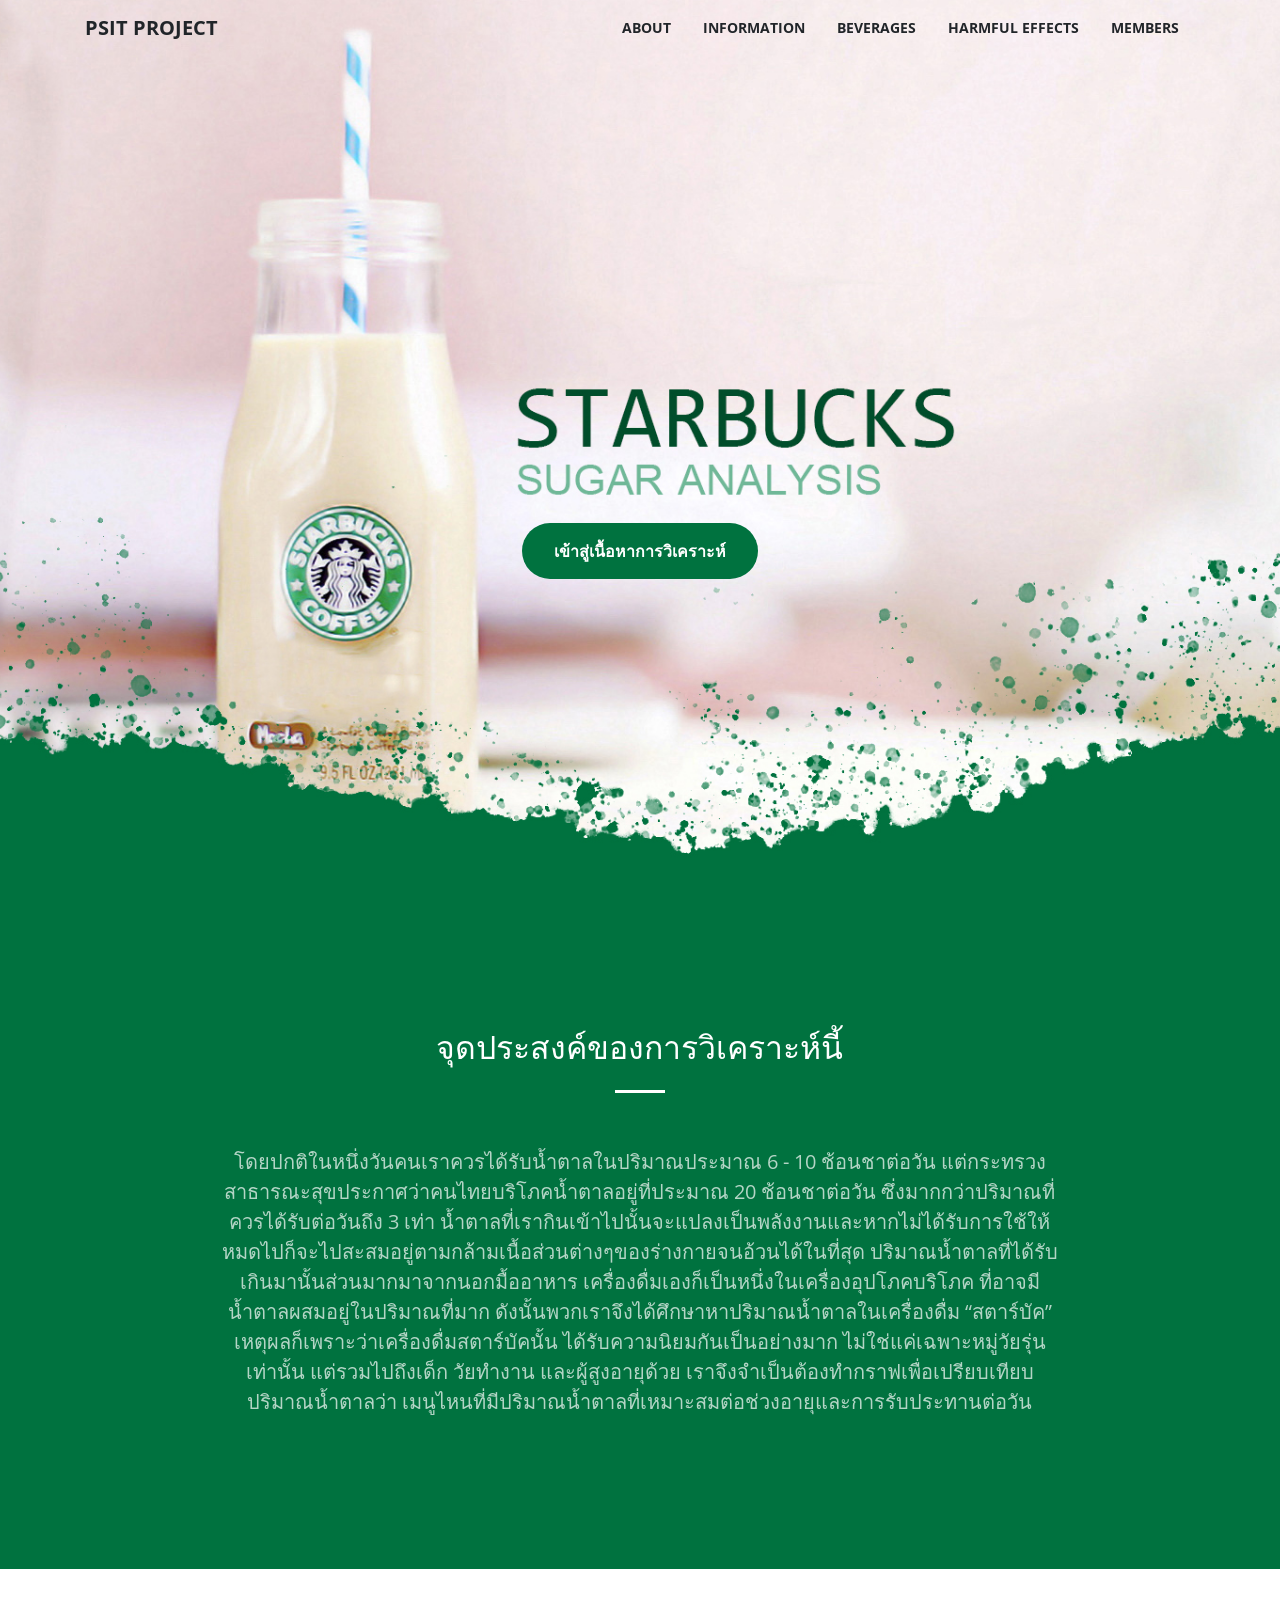
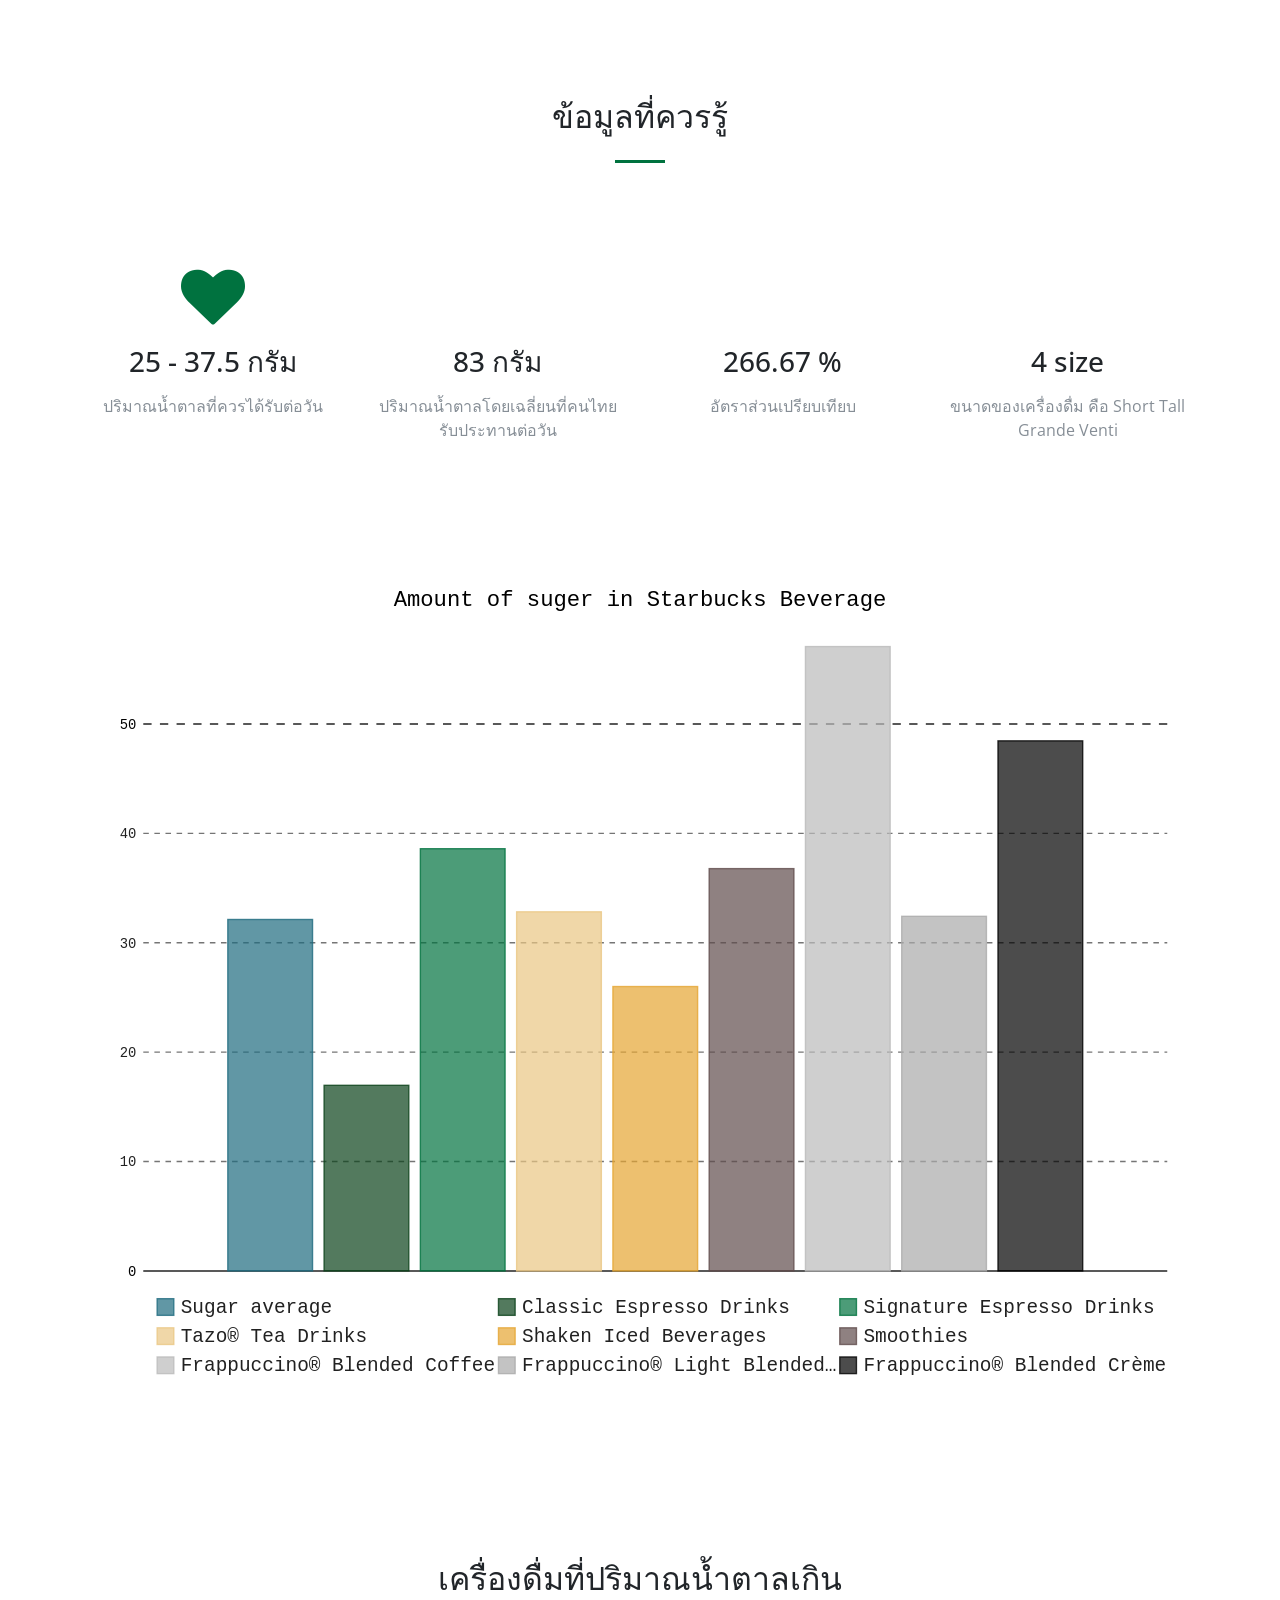
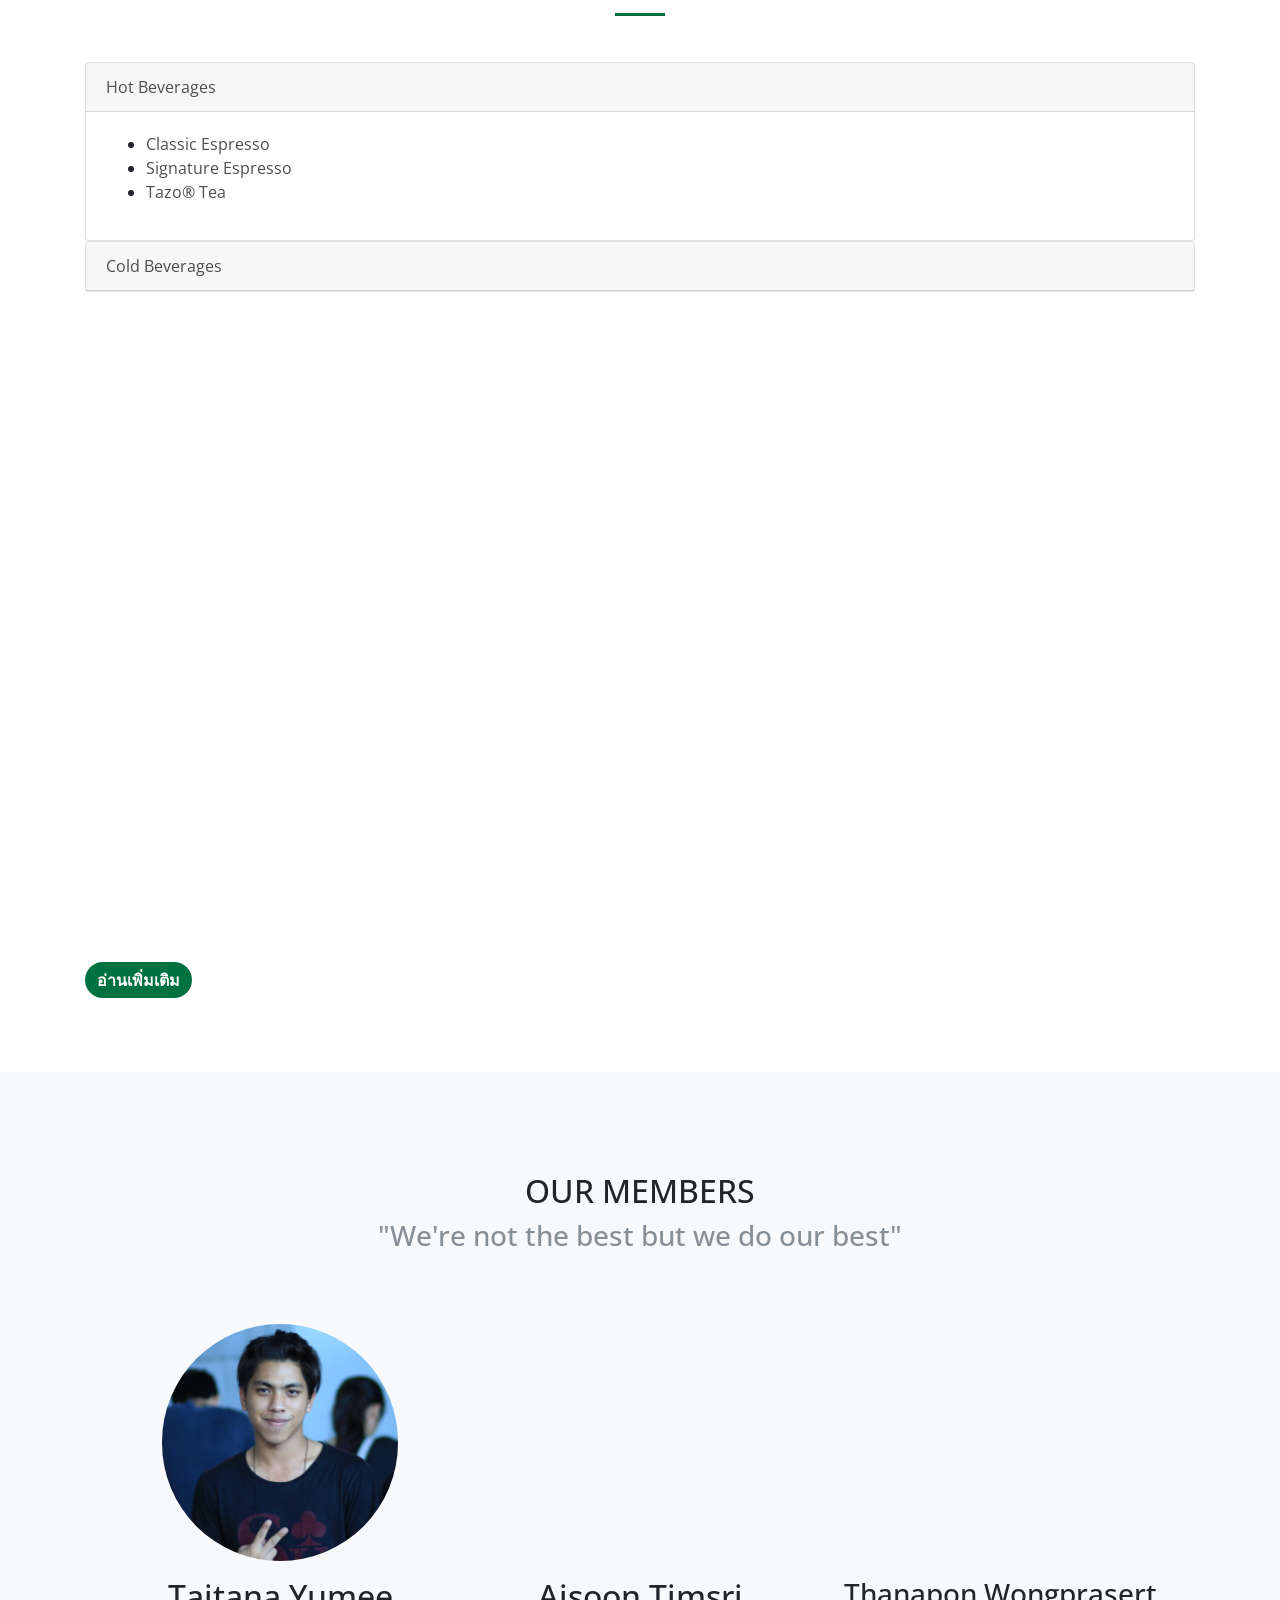
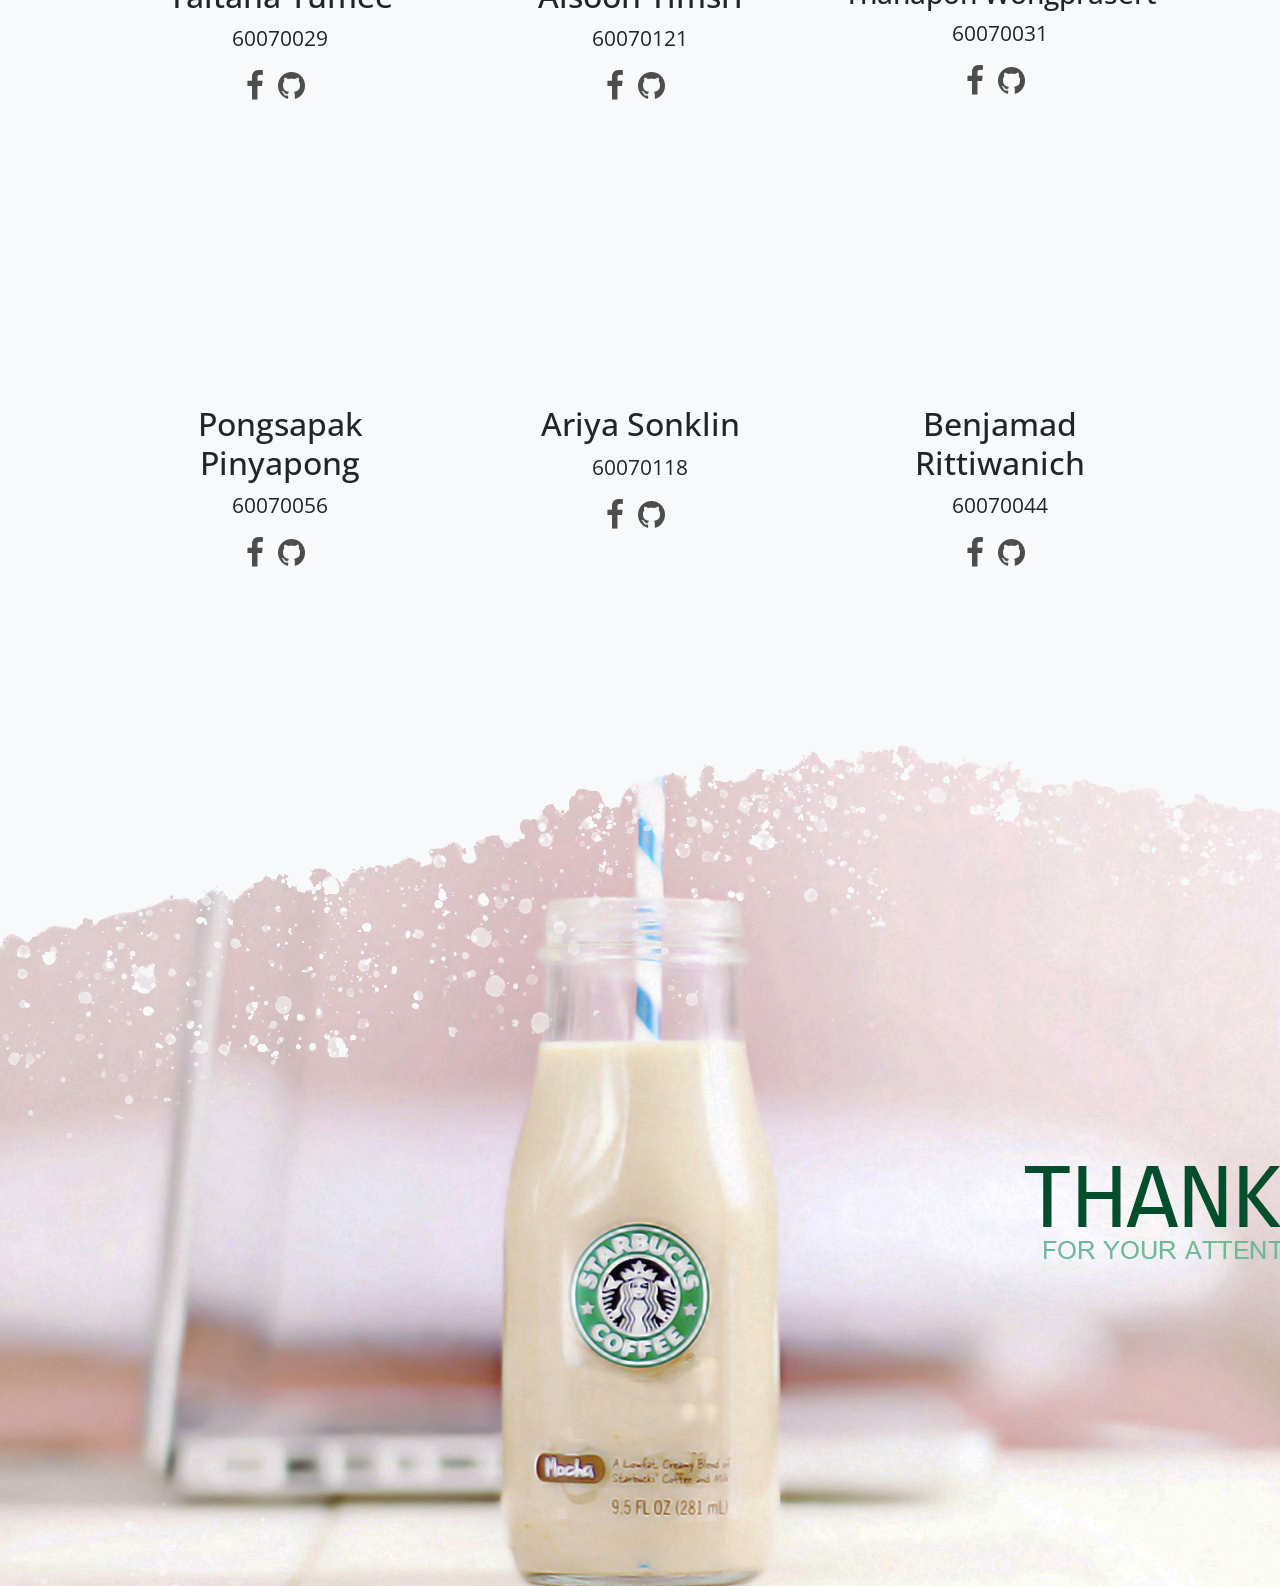
<file: docs/index.html>
<!DOCTYPE html>
<html lang="en">

<head>

  <meta charset="utf-8">
  <meta name="viewport" content="width=device-width, initial-scale=1, shrink-to-fit=no">

  <title>PSIT-Project - Starbucks sugar analysis</title>
  
  <link rel="shortcut icon" href="img/beverages/thumbnails/icon.png" />
  <!-- Bootstrap core CSS -->
  <link href="vendor/bootstrap/css/bootstrap.css" rel="stylesheet">

  <!-- Custom fonts for this template -->
  <link href="vendor/font-awesome/css/font-awesome.min.css" rel="stylesheet" type="text/css">
  <link href='https://fonts.googleapis.com/css?family=Open+Sans:300italic,400italic,600italic,700italic,800italic,400,300,600,700,800' rel='stylesheet' type='text/css'>
  <link href='https://fonts.googleapis.com/css?family=Merriweather:400,300,300italic,400italic,700,700italic,900,900italic' rel='stylesheet' type='text/css'>

  <!-- Plugin CSS -->
  <link href="vendor/magnific-popup/magnific-popup.css" rel="stylesheet">

  <!-- Custom styles for this template -->
  <link href="css/creative.css" rel="stylesheet">

  <!-- Font family -->
  <link href="https://fonts.googleapis.com/css?family=Work+Sans" rel="stylesheet">
</head>

<body id="page-top" style="font-family: 'Open Sans', 'Helvetica Neue', Arial, sans-serif;">

  <!-- Navigation -->
  <nav class="navbar navbar-expand-lg navbar-light fixed-top" id="mainNav">
    <div class="container">
      <a class="navbar-brand js-scroll-trigger" href="#page-top">PSIT Project</a>
      <button class="navbar-toggler navbar-toggler-right" type="button" data-toggle="collapse" data-target="#navbarResponsive" aria-controls="navbarResponsive" aria-expanded="false" aria-label="Toggle navigation">
        <span class="navbar-toggler-icon"></span>
      </button>
      <div class="collapse navbar-collapse" id="navbarResponsive">
        <ul class="navbar-nav ml-auto">
          <li class="nav-item">
            <a class="nav-link js-scroll-trigger" href="#about">About</a>
          </li>
          <li class="nav-item">
            <a class="nav-link js-scroll-trigger" href="#services">Information</a>
          </li>
          <li class="nav-item">
            <a class="nav-link js-scroll-trigger" href="#beverages">beverages</a>
          </li>
          <li class="nav-item">
            <a class="nav-link js-scroll-trigger" href="#harmful">harmful effects</a>
          </li>
          <li class="nav-item">
            <a class="nav-link js-scroll-trigger" href="#Members">Members</a>
          </li>
        </ul>
      </div>
    </div>
  </nav>

  <header class="masthead text-center text-white d-flex">
    <div class="container my-auto">
      <div class="row">
        <div class="col-lg-10 mx-auto">
          <!-- <h1 class="text-uppercase">
            <strong>Starbucks sugar analysis</strong>
          </h1>
          <hr> -->
          
        </div>
        <div class="col-lg-12 mx-auto center " style="padding-top:200px;">
          <a class="btn btn-primary btn-xl js-scroll-trigger" href="#about">เข้าสู่เนื้อหาการวิเคราะห์</a>
        </div>
      </div>
    </div>
  </header>

  <section class="bg-primary" id="about">
    <div class="container-fulid">
      <div class="row">
        <div class="col-lg-8 mx-auto text-center">
          <h2 class="section-heading text-white">จุดประสงค์ของการวิเคราะห์นี้</h2>
          <hr class="light my-4">
          <p class="text-faded mb-4" style="font-size: 20px;">โดยปกติในหนึ่งวันคนเราควรได้รับน้ำตาลในปริมาณประมาณ 6 - 10 ช้อนชาต่อวัน แต่กระทรวงสาธารณะสุขประกาศว่าคนไทยบริโภคน้ำตาลอยู่ที่ประมาณ 20 ช้อนชาต่อวัน ซึ่งมากกว่าปริมาณที่ควรได้รับต่อวันถึง 3 เท่า น้ำตาลที่เรากินเข้าไปนั้นจะแปลงเป็นพลังงานและหากไม่ได้รับการใช้ให้หมดไปก็จะไปสะสมอยู่ตามกล้ามเนื้อส่วนต่างๆของร่างกายจนอ้วนได้ในที่สุด ปริมาณน้ำตาลที่ได้รับเกินมานั้นส่วนมากมาจากนอกมื้ออาหาร เครื่องดื่มเองก็เป็นหนึ่งในเครื่องอุปโภคบริโภค ที่อาจมีน้ำตาลผสมอยู่ในปริมาณที่มาก ดังนั้นพวกเราจึงได้ศึกษาหาปริมาณน้ำตาลในเครื่องดื่ม “สตาร์บัค” เหตุผลก็เพราะว่าเครื่องดื่มสตาร์บัคนั้น ได้รับความนิยมกันเป็นอย่างมาก ไม่ใช่แค่เฉพาะหมู่วัยรุ่นเท่านั้น แต่รวมไปถึงเด็ก วัยทำงาน และผู้สูงอายุด้วย เราจึงจำเป็นต้องทำกราฟเพื่อเปรียบเทียบปริมาณน้ำตาลว่า เมนูไหนที่มีปริมาณน้ำตาลที่เหมาะสมต่อช่วงอายุและการรับประทานต่อวัน</p>
        </div>
      </div>
    </div>
  </section>

  <section id="services">
    <div class="container">
      <div class="row">
        <div class="col-lg-12 text-center">
          <h2 class="section-heading">ข้อมูลที่ควรรู้</h2>
          <hr class="my-4">
        </div>
      </div>
    </div>
    <div class="container">
      <div class="row">
        <div class="col-lg-3 col-md-6 text-center">
          <div class="service-box mt-5 mx-auto">
            <i class="fa fa-4x fa-heart text-primary mb-3 sr-icons"></i>
            <h3 class="mb-3">25 - 37.5 กรัม</h3>
            <p class="text-muted mb-0">ปริมาณน้ำตาลที่ควรได้รับต่อวัน</p>
          </div>
        </div>
        <div class="col-lg-3 col-md-6 text-center">
          <div class="service-box mt-5 mx-auto">
            <i class="fa fa-4x fa-bar-chart text-primary mb-3 sr-icons"></i>
            <h3 class="mb-3">83 กรัม</h3>
            <p class="text-muted mb-0">ปริมาณน้ำตาลโดยเฉลี่ยนที่คนไทยรับประทานต่อวัน</p>
          </div>
        </div>
        <div class="col-lg-3 col-md-6 text-center">
          <div class="service-box mt-5 mx-auto">
            <i class="fa fa-4x fa-percent text-primary mb-3 sr-icons"></i>
            <h3 class="mb-3">266.67 %</h3>
            <p class="text-muted mb-0">อัตราส่วนเปรียบเทียบ</p>
          </div>
        </div>
        <div class="col-lg-3 col-md-6 text-center">
          <div class="service-box mt-5 mx-auto">
            <i class="fa fa-4x fa-coffee text-primary mb-3 sr-icons"></i>
            <h3 class="mb-3">4 size</h3>
            <p class="text-muted mb-0">ขนาดของเครื่องดื่ม คือ Short Tall Grande Venti</p>
          </div>
        </div>
      </div>
    </div>
  </section>

  <div class="container sugar_graph" id="beverages" style="">
    <!-- Graph -->
    <figure class="sugar_graph">
      <embed type="image/svg+xml" src="graph/amount_of_sugar.svg" />
    </figure>
    
    <div id="accordion">
      <h2 style="text-align: center;">เครื่องดื่มที่ปริมาณน้ำตาลเกิน</h2>
      <hr>
      <div class="card">
        <div class="card-header">
          <a class="card-link" data-toggle="collapse" data-parent="#accordion" href="#collapseOne">
           Hot Beverages
         </a>
       </div>
       <div id="collapseOne" class="collapse show">
        <div class="card-body">
          <ul>
            <div id="exampleAccordion" data-children=".item">
              <li>
                <div class="item">
                  <a data-toggle="collapse" data-parent="#exampleAccordion" href="#exampleAccordion1" aria-expanded="true" aria-controls="exampleAccordion1">
                    Classic Espresso
                  </a>
                  <div id="exampleAccordion1" class="collapse" role="tabpanel">
                    <p class="mb-3">
                      <table class="table">
                        <thead>
                          <tr>
                            <th>ประเภท</th>
                            <th>ขนาดแก้ว</th>
                            <th>ประเภทของนม</th>
                            <th>ปริมาณน้ำตาล (กรัม)</th>
                          </tr>
                        </thead>
                        <tbody>
                          <tr>
                            <td>Caffè Mocha </td>
                            <td>Venti</td>
                            <td>Nonfat Milk</td>
                            <td>44</td>
                          </tr>
                          <tr>
                            <td>Caffè Mocha</td>
                            <td>Venti</td>
                            <td>2% Milk</td>
                            <td>43</td>
                          </tr>
                          <tr>
                            <td>Vanilla Latte</td>
                            <td>Venti</td>
                            <td>Nonfat Milk</td>
                            <td>45</td>
                          </tr>
                          <tr>
                            <td>Vanilla Latte</td>
                            <td>Venti</td>
                            <td>2% Milk</td>
                            <td>44</td>
                          </tr>
                        </tbody>
                      </table>
                    </p>
                  </div>
                </div>
              </li>
              <li>
                <div class="item">
                  <a data-toggle="collapse" data-parent="#exampleAccordion" href="#exampleAccordion2" aria-expanded="true" aria-controls="exampleAccordion2">
                    Signature Espresso
                  </a>
                  <div id="exampleAccordion2" class="collapse" role="tabpanel">
                    <p class="mb-3">
                      <table class="table">
                        <thead>
                          <tr>
                            <th>ประเภท</th>
                            <th>ขนาดแก้ว</th>
                            <th>ประเภทของนม</th>
                            <th>ปริมาณน้ำตาล (กรัม)</th>
                          </tr>
                        </thead>
                        <tbody>
                          <tr>
                            <td>Caramel Macchiato</td>
                            <td>Venti</td>
                            <td>Nonfat Milk</td>
                            <td>41</td>
                          </tr>
                          <tr>
                            <td>Caramel Macchiato</td>
                            <td>Venti</td>
                            <td>2% Milk</td>
                            <td>40</td>
                          </tr>
                          <tr>
                            <td>White Chocolate Mocha</td>
                            <td>Tall</td>
                            <td>Nonfat Milk</td>
                            <td>45</td>
                          </tr>
                          <tr>
                            <td>White Chocolate Mocha</td>
                            <td>Tall</td>
                            <td>2% Milk</td>
                            <td>44</td>
                          </tr>
                          <tr>
                            <td>White Chocolate Mocha</td>
                            <td>Tall</td>
                            <td>Soymilk</td>
                            <td>39</td>
                          </tr>
                          <tr>
                            <td>White Chocolate Mocha</td>
                            <td>Grande</td>
                            <td>Nonfat Milk</td>
                            <td>58</td>
                          </tr>
                          <tr>
                            <td>White Chocolate Mocha</td>
                            <td>Grande</td>
                            <td>2% Milk</td>
                            <td>58</td>
                          </tr>
                          <tr>
                            <td>White Chocolate Mocha</td>
                            <td>Grande</td>
                            <td>Soymilk</td>
                            <td>51</td>
                          </tr>
                          <tr>
                            <td>White Chocolate Mocha</td>
                            <td>Venti</td>
                            <td>Nonfat Milk</td>
                            <td>74</td>
                          </tr>
                          <tr>
                            <td>White Chocolate Mocha</td>
                            <td>Venti</td>
                            <td>2% Milk</td>
                            <td>74</td>
                          </tr>
                          <tr>
                            <td>White Chocolate Mocha</td>
                            <td>Venti</td>
                            <td>Soymilk</td>
                            <td>64</td>
                          </tr>
                          <tr>
                            <td>Hot Chocolate</td>
                            <td>Grande</td>
                            <td>Nonfat Milk</td>
                            <td>41</td>
                          </tr>
                          <tr>
                            <td>Hot Chocolate</td>
                            <td>Grande</td>
                            <td>2% Milk</td>
                            <td>41</td>
                          </tr>
                          <tr>
                            <td>Hot Chocolate</td>
                            <td>Venti</td>
                            <td>Nonfat Milk</td>
                            <td>55</td>
                          </tr>
                          <tr>
                            <td>Hot Chocolate</td>
                            <td>Venti</td>
                            <td>2% Milk</td>
                            <td>54</td>
                          </tr>
                          <tr>
                            <td>Hot Chocolate</td>
                            <td>Venti</td>
                            <td>Soymilk</td>
                            <td>44</td>
                          </tr>
                          <tr>
                            <td>Caramel Apple Spice</td>
                            <td>Tall</td>
                            <td>-</td>
                            <td>49</td>
                          </tr>
                          <tr>
                            <td>Caramel Apple Spice</td>
                            <td>Grande</td>
                            <td>-</td>
                            <td>65</td>
                          </tr>
                          <tr>
                            <td>Caramel Apple Spice</td>
                            <td>Venti</td>
                            <td>-</td>
                            <td>83</td>
                          </tr>
                        </tbody>
                      </table>
                    </p>
                  </div>
                </div>
              </li>
              <li>
                <div class="item">
                  <a data-toggle="collapse" data-parent="#exampleAccordion" href="#exampleAccordion4" aria-expanded="true" aria-controls="exampleAccordion4">
                    Tazo® Tea
                  </a>
                  <div id="exampleAccordion4" class="collapse" role="tabpanel">
                    <p class="mb-3">
                      <table class="table">
                        <thead>
                          <tr>
                            <th>ประเภท</th>
                            <th>ขนาดแก้ว</th>
                            <th>ประเภทของนม</th>
                            <th>ปริมาณน้ำตาล (กรัม)</th>
                          </tr>
                        </thead>
                        <tbody>
                          <tr>
                            <td>Chai Tea Latte</td>
                            <td>Grande</td>
                            <td>Nonfat Milk</td>
                            <td>43</td>
                          </tr>
                          <tr>
                            <td>Chai Tea Latte</td>
                            <td>Grande</td>
                            <td>2% Milk</td>
                            <td>42</td>
                          </tr>
                          <tr>
                            <td>Chai Tea Latte</td>
                            <td>Venti</td>
                            <td>Nonfat Milk</td>
                            <td>54</td>
                          </tr>
                          <tr>
                            <td>Chai Tea Latte</td>
                            <td>Venti</td>
                            <td>2% Milk</td>
                            <td>53</td>
                          </tr>
                          <tr>
                            <td>Chai Tea Latte</td>
                            <td>Venti</td>
                            <td>Soymilk</td>
                            <td>46</td>
                          </tr>
                          <tr>
                            <td>Green Tea Latte</td>
                            <td>Tall</td>
                            <td>Nonfat Milk</td>
                            <td>41</td>
                          </tr>
                          <tr>
                            <td>Green Tea Latte</td>
                            <td>Tall</td>
                            <td>2% Milk</td>
                            <td>40</td>
                          </tr>
                          <tr>
                            <td>Green Tea Latte</td>
                            <td>Grande</td>
                            <td>Nonfat Milk</td>
                            <td>56</td>
                          </tr>
                          <tr>
                            <td>Green Tea Latte</td>
                            <td>Grande</td>
                            <td>2% Milk</td>
                            <td>55</td>
                          </tr>
                          <tr>
                            <td>Green Tea Latte</td>
                            <td>Grande</td>
                            <td>Soymilk</td>
                            <td>46</td>
                          </tr>
                          <tr>
                            <td>Green Tea Latte</td>
                            <td>Venti</td>
                            <td>Nonfat Milk</td>
                            <td>71</td>
                          </tr>
                          <tr>
                            <td>Green Tea Latte</td>
                            <td>Venti</td>
                            <td>2% Milk</td>
                            <td>71</td>
                          </tr>
                          <tr>
                            <td>White Chocolate Mocha</td>
                            <td>Venti</td>
                            <td>Soymilk</td>
                            <td>58</td>
                          </tr>
                          <tr>
                            <td>Full-Leaf Tea Latte</td>
                            <td>Grande</td>
                            <td>Nonfat Milk</td>
                            <td>39</td>
                          </tr>
                          <tr>
                            <td>Full-Leaf Tea Latte</td>
                            <td>Grande</td>
                            <td>2% Milk</td>
                            <td>38</td>
                          </tr>
                          <tr>
                            <td>Full-Leaf Red Tea Latte</td>
                            <td>Venti</td>
                            <td>Nonfat Milk</td>
                            <td>39</td>
                          </tr>
                          <tr>
                            <td>Caramel Apple Spice</td>
                            <td>Venti</td>
                            <td>2% Milk</td>
                            <td>38</td>
                          </tr>
                        </tbody>
                      </table>
                    </p>
                  </div>
                </div>
              </li>
            </div>
          </ul>
        </div>
      </div>
    </div>

    <div class="card">
      <div class="card-header">
        <a class="collapsed card-link" data-toggle="collapse" data-parent="#accordion" href="#collapseTwo">
          Cold Beverages
        </a>
      </div>
      <div id="collapseTwo" class="collapse">
        <div class="card-body">
          <ul>
            <div id="exampleAccordion" data-children=".item">
              <li>
                <div class="item">
                  <a data-toggle="collapse" data-parent="#exampleAccordion" href="#exampleAccordion5" aria-expanded="true" aria-controls="exampleAccordion5">
                    Shaken Iced
                  </a>
                  <div id="exampleAccordion5" class="collapse" role="tabpanel">
                    <p class="mb-3">
                      <table class="table">
                        <thead>
                          <tr>
                            <th>ประเภท</th>
                            <th>ขนาดแก้ว</th>
                            <th>ประเภทของนม</th>
                            <th>ปริมาณน้ำตาล (กรัม)</th>
                          </tr>
                        </thead>
                        <tbody>
                          <tr>
                            <td>Shaken Iced Tazo® Tea Lemonade</td>
                            <td>Venti</td>
                            <td>-</td>
                            <td>49</td>
                          </tr>
                        </tbody>
                      </table>
                    </p>
                  </div>
                </div>
              </li>
              <li>
                <div class="item">
                  <a data-toggle="collapse" data-parent="#exampleAccordion" href="#exampleAccordion6" aria-expanded="true" aria-controls="exampleAccordion6">
                    Smoothies
                  </a>
                  <div id="exampleAccordion6" class="collapse" role="tabpanel">
                    <p class="mb-3">
                      <table class="table">
                        <thead>
                          <tr>
                            <th>ประเภท</th>
                            <th>ขนาดแก้ว</th>
                            <th>ประเภทของนม</th>
                            <th>ปริมาณน้ำตาล (กรัม)</th>
                          </tr>
                        </thead>
                        <tbody>
                          <tr>
                            <td>Strawberry Banana Smoothie</td>
                            <td>Grande</td>
                            <td>Nonfat Milk</td>
                            <td>41</td>
                          </tr>
                          <tr>
                            <td>Strawberry Banana Smoothie</td>
                            <td>Grande</td>
                            <td>2% Milk</td>
                            <td>41</td>
                          </tr>
                          <tr>
                            <td>Strawberry Banana Smoothie</td>
                            <td>Grande</td>
                            <td>Soymilk</td>
                            <td>40</td>
                          </tr>
                        </tbody>
                      </table>
                    </p>
                  </div>
                </div>
              </li>
              <li>
                <div class="item">
                  <a data-toggle="collapse" data-parent="#exampleAccordion" href="#exampleAccordion7" aria-expanded="true" aria-controls="exampleAccordion7">
                    Frappuccino® Blended
                  </a>
                  <div id="exampleAccordion7" class="collapse" role="tabpanel">
                    <p class="mb-3">
                      <table class="table">
                        <thead>
                          <tr>
                            <th>ประเภท</th>
                            <th>ขนาดแก้ว</th>
                            <th>ประเภทของนม</th>
                            <th>ปริมาณน้ำตาล (กรัม)</th>
                          </tr>
                        </thead>
                        <tbody>
                          <tr>
                            <td>Coffee</td>
                            <td>Grande</td>
                            <td>Nonfat Milk</td>
                            <td>50</td>
                          </tr>
                          <tr>
                            <td>Coffee</td>
                            <td>Grande</td>
                            <td>Whole Milk</td>
                            <td>50</td>
                          </tr>
                          <tr>
                            <td>Coffee</td>
                            <td>Grande</td>
                            <td>Soymilk</td>
                            <td>47</td>
                          </tr>
                          <tr>
                            <td>Coffee</td>
                            <td>Venti</td>
                            <td>Nonfat Milk</td>
                            <td>69</td>
                          </tr>
                          <tr>
                            <td>Coffee</td>
                            <td>Venti</td>
                            <td>Whole Milk</td>
                            <td>69</td>
                          </tr>
                          <tr>
                            <td>Coffee</td>
                            <td>Venti</td>
                            <td>Soymilk</td>
                            <td>66</td>
                          </tr>

                          <tr>
                            <td>Coffee Mocha</td>
                            <td>Tall</td>
                            <td>Nonfat Milk</td>
                            <td>40</td>
                          </tr>
                          <tr>
                            <td>Coffee Mocha</td>
                            <td>Tall</td>
                            <td>Whole Milk</td>
                            <td>40</td>
                          </tr>
                          <tr>
                            <td>Coffee Mocha</td>
                            <td>Tall</td>
                            <td>Soymilk</td>
                            <td>38</td>
                          </tr>

                          <tr>
                            <td>Coffee Mocha</td>
                            <td>Grande</td>
                            <td>Nonfat Milk</td>
                            <td>58</td>
                          </tr>
                          <tr>
                            <td>Coffee Mocha</td>
                            <td>Grande</td>
                            <td>Whole Milk</td>
                            <td>55</td>
                          </tr>
                          <tr>
                            <td>Coffee Mocha</td>
                            <td>Grande</td>
                            <td>Soymilk</td>
                            <td>76</td>
                          </tr>

                          <tr>
                            <td>Coffee Mocha</td>
                            <td>Venti</td>
                            <td>Nonfat Milk</td>
                            <td>76</td>
                          </tr>
                          <tr>
                            <td>Coffee Mocha</td>
                            <td>Venti</td>
                            <td>Whole Milk</td>
                            <td>76</td>
                          </tr>
                          <tr>
                            <td>Coffee Mocha</td>
                            <td>Venti</td>
                            <td>Soymilk</td>
                            <td>73</td>
                          </tr>

                          <tr>
                            <td>Coffee Caramel</td>
                            <td>Tall</td>
                            <td>Nonfat Milk</td>
                            <td>41</td>
                          </tr>
                          <tr>
                            <td>Coffee Caramel</td>
                            <td>Tall</td>
                            <td>Whole Milk</td>
                            <td>41</td>
                          </tr>
                          <tr>
                            <td>Coffee Caramel</td>
                            <td>Tall</td>
                            <td>Soymilk</td>
                            <td>39</td>
                          </tr>

                          <tr>
                            <td>Coffee Caramel</td>
                            <td>Grande</td>
                            <td>Nonfat Milk</td>
                            <td>59</td>
                          </tr>
                          <tr>
                            <td>Coffee Caramel</td>
                            <td>Grande</td>
                            <td>Whole Milk</td>
                            <td>59</td>
                          </tr>
                          <tr>
                            <td>Coffee Caramel</td>
                            <td>Grande</td>
                            <td>Soymilk</td>
                            <td>56</td>
                          </tr>

                          <tr>
                            <td>Coffee Caramel</td>
                            <td>Venti</td>
                            <td>Nonfat Milk</td>
                            <td>77</td>
                          </tr>
                          <tr>
                            <td>Coffee Caramel</td>
                            <td>Venti</td>
                            <td>Whole Milk</td>
                            <td>77</td>
                          </tr>
                          <tr>
                            <td>Coffee Caramel</td>
                            <td>Venti</td>
                            <td>Soymilk</td>
                            <td>73</td>

                            <tr>
                              <td>Coffee Java Chip</td>
                              <td>Tall</td>
                              <td>Nonfat Milk</td>
                              <td>44</td>
                            </tr>
                            <tr>
                              <td>Coffee Java Chip</td>
                              <td>Tall</td>
                              <td>Whole Milk</td>
                              <td>44</td>
                            </tr>
                            <tr>
                              <td>Coffee Java Chip</td>
                              <td>Tall</td>
                              <td>Soymilk</td>
                              <td>42</td>
                            </tr>

                            <tr>
                              <td>Coffee Java Chip</td>
                              <td>Grande</td>
                              <td>Nonfat Milk</td>
                              <td>62</td>
                            </tr>
                            <tr>
                              <td>Coffee Java Chip</td>
                              <td>Grande</td>
                              <td>Whole Milk</td>
                              <td>62</td>
                            </tr>
                            <tr>
                              <td>Coffee Java Chip</td>
                              <td>Grande</td>
                              <td>Soymilk</td>
                              <td>60</td>
                            </tr>

                            <tr>
                              <td>Coffee Java Chip</td>
                              <td>Venti</td>
                              <td>Nonfat Milk</td>
                              <td>84</td>
                            </tr>
                            <tr>
                              <td>Coffee Java Chip</td>
                              <td>Venti</td>
                              <td>Whole Milk</td>
                              <td>84</td>
                            </tr>
                            <tr>
                              <td>Coffee Java Chip</td>
                              <td>Venti</td>
                              <td>Soymilk</td>
                              <td>80</td>
                            </tr>

                            <tr>
                              <td>Crème Strawberries & Crème</td>
                              <td>-</td>
                              <td>Nonfat Milk</td>
                              <td>38 - 96</td>
                            </tr>
                            <tr>
                              <td>Crème Strawberries & Crème</td>
                              <td>-</td>
                              <td>Whole Milk</td>
                              <td>52 - 68</td>
                            </tr>
                            <tr>
                              <td>Crème Strawberries & Crème</td>
                              <td>-</td>
                              <td>Soymilk</td>
                              <td>49 - 64</td>
                            </tr>
                          </tbody>
                        </table>
                      </p>
                    </div>
                  </div>
                </li>
              </div>
            </ul>
          </div>
        </div>
      </div>

    </div>
  </div>
  <div class="parallax" id="harmful">
    <div class="container" style="padding: 85px; padding-top: 5%; margin: 0;">
      <h5>อันตรายของรสหวานจากการกินน้ำตาลมากเกินไป</h5>
      <ul>
        <li>ทำให้เกิดไขมันสะสมในอวัยวะต่าง ๆ</li>
        <ul>
          <li>ฟรุคโตส (Fructose) เป็นส่วนประกอบสำคัญของน้ำตาลทรายและน้ำเชื่อมข้าวโพด ซึ่งเป็นตัวกระตุ้นให้ตับสะสมไขมันไว้ตามอวัยวะต่าง ๆ ในร่างกายมากขึ้น และเมื่อเวลาผ่านไปนานวันเข้า อาจจะทำให้เกิดภาวะไขมันพอกตับ (Non-alcoholic fatty liver disease) ซึ่งเป็นสาเหตุของการเกิดโรคตับอักเสบและโรคตับแข็งในอนาคตได้</li>
        </ul>
        <hr style="clear: both;border: 1px solid transparent;height: 0px; padding: 0; margin: 5px;">
        <li>เป็นสาเหตุหลักของโรคเบาหวาน</li>
        <ul>
          <li>การศึกษาจากองค์กร PLOS ONE พบว่า ในทุก ๆ 150 แคลอรี่จากน้ำตาลที่คนได้รับเพิ่มขึ้นจากที่ควรได้รับในแต่ละวัน สามารถก่อให้เกิดโรคเบาหวานเพิ่มขึ้น 1.1%</li>
        </ul>
        <hr style="clear: both;border: 1px solid transparent;height: 0px; padding: 0; margin: 5px;">
        <li>ทำให้คุณกินไม่หยุด</li>
        <ul>
          <li> น้ำตาลทำให้คุณรู้สึกหิวได้ มีการวิจัยหนึ่งแสดงให้เห็นว่าการรับประทานน้ำตาลมากเกินไปจะทำให้คุณรู้สึกหิวมากขึ้นและไม่รู้สึกอิ่ม</li>
          <li>รู้หมือไร่!! ลดปริมาณน้ำตาลในอาหาร ของว่างและเครื่องดื่มลง และทดแทนด้วยอาหารชนิดอื่น ๆ ก็จะทำให้ความอยากอาหารของคุณลดน้อยลงได้</li>
        </ul>
        <li>เป็นสาเหตุหลักของโรคเบาหวาน</li>
        <ul>
          <li>สมาคมโรคเบาหวานอเมริกาได้เปิดเผยว่าน้ำตาลไม่ใช่ทำให้เป็นโรคเบาหวานอย่างเดียว แต่เชื่อมโยงกับโรคหัวใจและหลอดเลือดอีกด้วย โดยพบว่าโรคหัวใจกลับเป็นสาเหตุการตายอันดับ 1 ในผู้ป่วยเบาหวานระยะที่ 2 ซึ่งคิดเป็น 65% ของอัตราการเสียชีวิตของผู้ป่วยโรคเบาหวานทั้งหมดที่เสียชีวิต</li>
        </ul>
      </ul>
      <a class="btn btn-primary" target="_blank" href="https://health.kapook.com/view98727.html">อ่านเพิ่มเติม</a>
    </div>
  </div>


  <!-- Members -->
  <div class="selection memberss" id="Members" style="background-color: #F8F9FA;">
    <div class="container">
      <div class="row">
        <div class="col-lg-12 text-center">
          <h2 class="section-heading text-uppercase">Our members</h2>
          <h3 class="section-subheading text-muted">"We're not the best but we do our best"</h3>
        </div>
      </div>
      <div class="row">
        <div class="col-sm-4"  id="each">
          <img class="mx-auto mx-auto rounded-circle sr-contact sr-contact" src="members/taitana.JPG" alt="Taitana" width="236.3" height="236.3">
          <h2 class="mt-3">Taitana Yumee</h2>
          <p>60070029</p>
          <ul>
            <a target="_blank" href="https://www.facebook.com/tt.taitana" style="margin-right: 10px;">
              <li class="media_link list-inline-item "><i class="fa fa-2x fa-facebook" aria-hidden="true"></i></li>
            </a>
            <a target="_blank" href="https://github.com/wannowo/StarbucksDrinkk" style="margin-right: 10px;">
              <li class="media_link list-inline-item"><i class="fa fa-2x fa-github" aria-hidden="true"></i></li>
            </a>
          </ul>


        </div>
        <div class="col-sm-4" id="each">
          <img class="mx-auto rounded-circle sr-contact" src="members/aisoon.jpg" alt="Generic placeholder image" width="236.3" height="236.3">
          <h2 class="mt-3">Aisoon Timsri</h2>
          <p>60070121</p>
          <ul>
            <a target="_blank" href="https://www.facebook.com/my.username.is.ken" style="margin-right: 10px;">
              <li class="media_link list-inline-item"><i class="fa fa-2x fa-facebook" aria-hidden="true"></i></li>
            </a>
            <a target="_blank" href="https://github.com/CaptKen" style="margin-right: 10px;">
              <li class="media_link list-inline-item"><i class="fa fa-2x fa-github" aria-hidden="true"></i></li>
            </a>
          </ul>

        </div>
        <div class="col-sm-4" id="each">
          <img class="mx-auto rounded-circle sr-contact" src="members/thanapon.jpg" alt="Generic placeholder image" width="236.3" height="236.3">
          <h3 class="mt-3">Thanapon Wongprasert</h3>
          <p>60070031</p>
          <ul>
            <a target="_blank" href="https://www.facebook.com/no.jk21" style="margin-right: 10px;">
              <li class="media_link list-inline-item"><i class="fa fa-2x fa-facebook" aria-hidden="true"></i></li>
            </a>
            <a target="_blank" href="https://github.com/jacktnp" style="margin-right: 10px;">
              <li class="media_link list-inline-item"><i class="fa fa-2x fa-github" aria-hidden="true"></i></li>
            </a>
          </ul>
        </div>

        <div class="col-sm-4" id="each">
          <img class="mx-auto rounded-circle sr-contact" src="members/pongsapak.jpg" alt="Pongsapak" width="236.3" height="236.3">
          <h2 class="mt-3">Pongsapak Pinyapong</h2>
          <p>60070056</p>
          <ul>
            <a target="_blank" href="https://www.facebook.com/pongsapak.pinyapong" style="margin-right: 10px;">
              <li class="media_link list-inline-item"><i class="fa fa-2x fa-facebook" aria-hidden="true"></i></li>
            </a>
            <a target="_blank" href="https://github.com/PunnyME" style="margin-right: 10px;">
              <li class="media_link list-inline-item"><i class="fa fa-2x fa-github" aria-hidden="true"></i></li>
            </a>
          </ul>


        </div>
        <div class="col-sm-4" id="each">
          <img class="mx-auto rounded-circle sr-contact" src="members/ariya.jpg" alt="Generic placeholder image" width="236.3" height="236.3">
          <h2 class="mt-3">Ariya Sonklin</h2>
          <p>60070118</p>
          <ul>
            <a target="_blank" href="https://www.facebook.com/ariya.sonklin" style="margin-right: 10px;">
              <li class="media_link list-inline-item"><i class="fa fa-2x fa-facebook" aria-hidden="true"></i></li>
            </a>
            <a target="_blank" href="https://github.com/AriyaSonklin" style="margin-right: 10px;">
              <li class="media_link list-inline-item"><i class="fa fa-2x fa-github" aria-hidden="true"></i></li>
            </a>
          </ul>

        </div>
        <div class="col-sm-4" id="each">
          <img class="mx-auto rounded-circle sr-contact" src="members/benjamad.jpg" alt="Generic placeholder image" width="236.3" height="236.3">
          <h2 class="mt-3">Benjamad Rittiwanich</h2>
          <p>60070044</p>
          <ul>
            <a target="_blank" href="https://www.facebook.com/benjamad.rittiwanich" style="margin-right: 10px;">
              <li class="media_link list-inline-item"><i class="fa fa-2x fa-facebook" aria-hidden="true"></i></li>
            </a>
            <a target="_blank" href="https://github.com/benjamad" style="margin-right: 10px;">
              <li class="media_link list-inline-item"><i class="fa fa-2x fa-github" aria-hidden="true"></i></li>
            </a>
          </ul>
        </div>

      </div>
    </div>
  </div>
<div class="parallax2"> </div>

  <!-- Bootstrap core JavaScript -->
  <script src="vendor/jquery/jquery.min.js"></script>
  <script src="vendor/bootstrap/js/bootstrap.bundle.js"></script>

  <!-- Plugin JavaScript -->
  <script src="vendor/jquery-easing/jquery.easing.min.js"></script>
  <script src="vendor/scrollreveal/scrollreveal.min.js"></script>
  <script src="vendor/magnific-popup/jquery.magnific-popup.min.js"></script>

  <!-- Custom scripts for this template -->
  <script src="js/creative.min.js"></script>

</body>

</html>
</file>
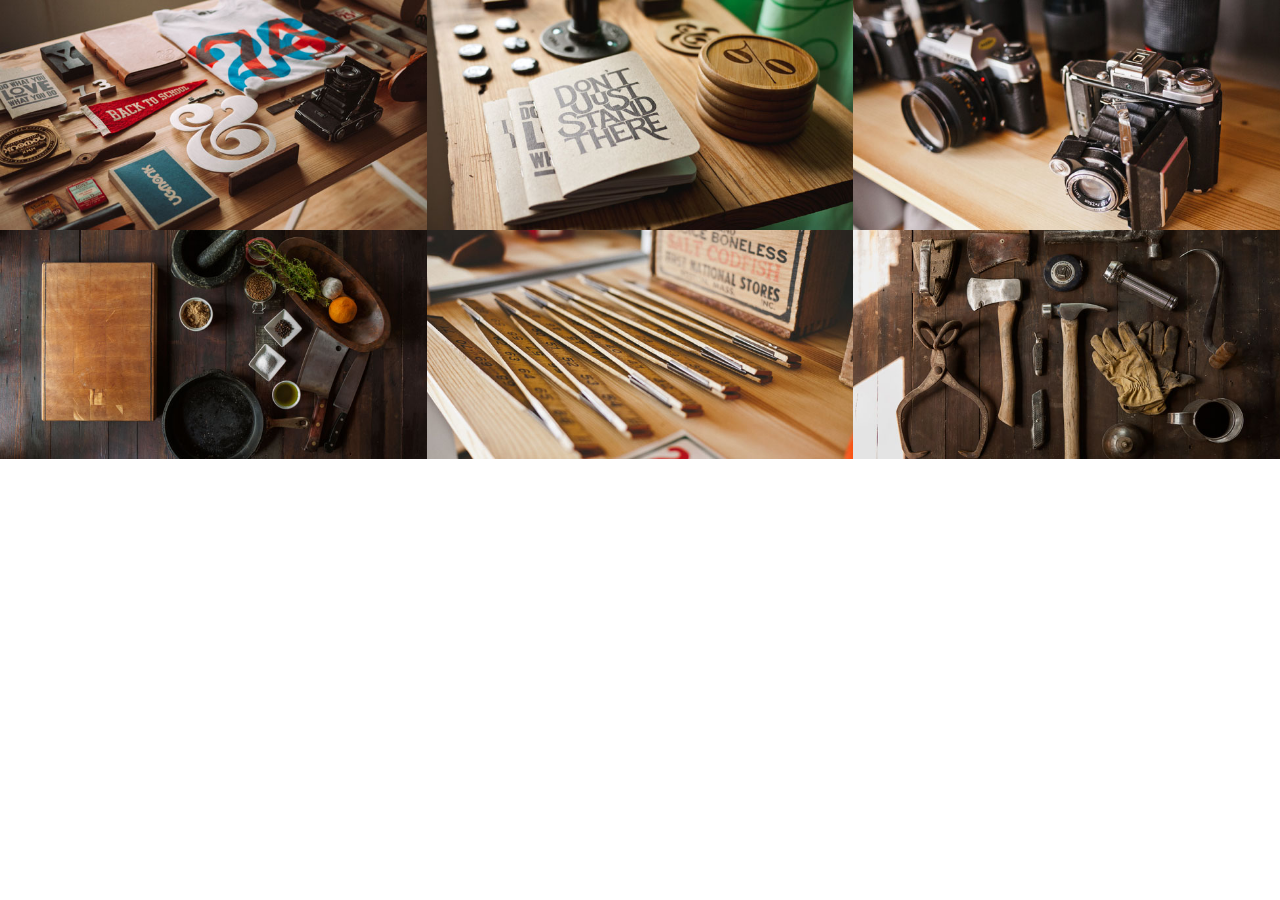
<file: docs/Cold.html>
<!DOCTYPE html>
<html lang="en">
  <head>

    <meta charset="utf-8">
    <meta name="viewport" content="width=device-width, initial-scale=1, shrink-to-fit=no">

    <title>Test</title>

    <!-- Bootstrap core CSS -->
    <link href="vendor/bootstrap/css/bootstrap.min.css" rel="stylesheet">

    <!-- Custom fonts for this template -->
    <link href="vendor/font-awesome/css/font-awesome.min.css" rel="stylesheet" type="text/css">
    <link href='https://fonts.googleapis.com/css?family=Open+Sans:300italic,400italic,600italic,700italic,800italic,400,300,600,700,800' rel='stylesheet' type='text/css'>
    <link href='https://fonts.googleapis.com/css?family=Merriweather:400,300,300italic,400italic,700,700italic,900,900italic' rel='stylesheet' type='text/css'>

    <!-- Plugin CSS -->
    <link href="vendor/magnific-popup/magnific-popup.css" rel="stylesheet">

    <!-- Custom styles for this template -->
    <link href="css/creative.css" rel="stylesheet">

  </head>
  <body>
    <section class="p-0">
      <div class="container-fluid p-0">
        <div class="row no-gutters popup-gallery">
          <div class="col-lg-4 col-sm-6">
            <a class="beverages-box" href="img/beverages/fullsize/1.jpg">
              <img class="img-fluid" src="img/beverages/thumbnails/1.jpg" alt="">
              <div class="beverages-box-caption">
                <div class="beverages-box-caption-content">
                  <div class="project-category text-faded">
                    Category
                  </div>
                  <div class="project-name">
                    Project Name
                  </div>
                </div>
              </div>
            </a>
          </div>
          <div class="col-lg-4 col-sm-6">
            <a class="beverages-box" href="img/beverages/fullsize/2.jpg">
              <img class="img-fluid" src="img/beverages/thumbnails/2.jpg" alt="">
              <div class="beverages-box-caption">
                <div class="beverages-box-caption-content">
                  <div class="project-category text-faded">
                    Category
                  </div>
                  <div class="project-name">
                    Project Name
                  </div>
                </div>
              </div>
            </a>
          </div>
          <div class="col-lg-4 col-sm-6">
            <a class="beverages-box" href="img/beverages/fullsize/3.jpg">
              <img class="img-fluid" src="img/beverages/thumbnails/3.jpg" alt="">
              <div class="beverages-box-caption">
                <div class="beverages-box-caption-content">
                  <div class="project-category text-faded">
                    Category
                  </div>
                  <div class="project-name">
                    Project Name
                  </div>
                </div>
              </div>
            </a>
          </div>
          <div class="col-lg-4 col-sm-6">
            <a class="beverages-box" href="img/beverages/fullsize/4.jpg">
              <img class="img-fluid" src="img/beverages/thumbnails/4.jpg" alt="">
              <div class="beverages-box-caption">
                <div class="beverages-box-caption-content">
                  <div class="project-category text-faded">
                    Category
                  </div>
                  <div class="project-name">
                    Project Name
                  </div>
                </div>
              </div>
            </a>
          </div>
          <div class="col-lg-4 col-sm-6">
            <a class="beverages-box" href="img/beverages/fullsize/5.jpg">
              <img class="img-fluid" src="img/beverages/thumbnails/5.jpg" alt="">
              <div class="beverages-box-caption">
                <div class="beverages-box-caption-content">
                  <div class="project-category text-faded">
                    Category
                  </div>
                  <div class="project-name">
                    Project Name
                  </div>
                </div>
              </div>
            </a>
          </div>
          <div class="col-lg-4 col-sm-6">
            <a class="beverages-box" href="img/beverages/fullsize/6.jpg">
              <img class="img-fluid" src="img/beverages/thumbnails/6.jpg" alt="">
              <div class="beverages-box-caption">
                <div class="beverages-box-caption-content">
                  <div class="project-category text-faded">
                    Category
                  </div>
                  <div class="project-name">
                    Project Name
                  </div>
                </div>
              </div>
            </a>
          </div>
        </div>
      </div>
    </section>
    <!-- Bootstrap core JavaScript -->
    <script src="vendor/jquery/jquery.min.js"></script>
    <script src="vendor/bootstrap/js/bootstrap.bundle.min.js"></script>

    <!-- Plugin JavaScript -->
    <script src="vendor/jquery-easing/jquery.easing.min.js"></script>
    <script src="vendor/scrollreveal/scrollreveal.min.js"></script>
    <script src="vendor/magnific-popup/jquery.magnific-popup.min.js"></script>

    <!-- Custom scripts for this template -->
    <script src="js/creative.min.js"></script>
</body>
</html>
</file>
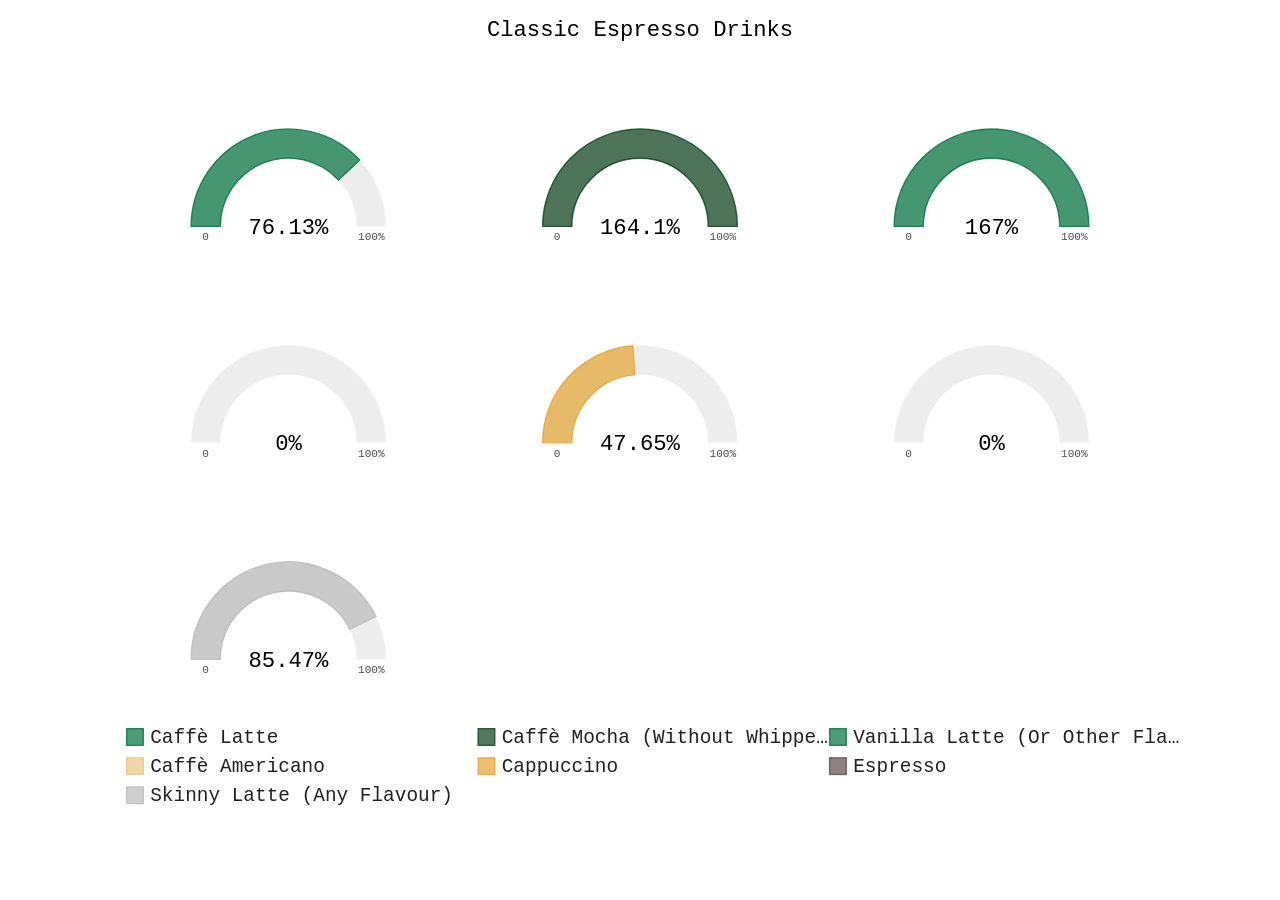
<file: docs/html_graph/Classic_Espresso_drinks.html>
<!doctype html>
<html lang="en">
  <head>
    <title>Classic_Espresso_Drinks</title>
    <!-- Required meta tags -->
    <meta charset="utf-8">
    <meta name="viewport" content="width=device-width, initial-scale=1, shrink-to-fit=no">

    <!-- Bootstrap CSS -->
    <link rel="stylesheet" href="https://maxcdn.bootstrapcdn.com/bootstrap/4.0.0-beta.2/css/bootstrap.min.css" integrity="sha384-PsH8R72JQ3SOdhVi3uxftmaW6Vc51MKb0q5P2rRUpPvrszuE4W1povHYgTpBfshb" crossorigin="anonymous">
  </head>
  <body>
    <div class="container">
      <figure>
          <embed type="image/svg+xml" src="../graph/Classic_Espresso_Drinks.svg" />
        </figure>
    </div>

    <!-- Optional JavaScript -->
    <!-- jQuery first, then Popper.js, then Bootstrap JS -->
    <script src="https://code.jquery.com/jquery-3.2.1.slim.min.js" integrity="sha384-KJ3o2DKtIkvYIK3UENzmM7KCkRr/rE9/Qpg6aAZGJwFDMVNA/GpGFF93hXpG5KkN" crossorigin="anonymous"></script>
    <script src="https://cdnjs.cloudflare.com/ajax/libs/popper.js/1.12.3/umd/popper.min.js" integrity="sha384-vFJXuSJphROIrBnz7yo7oB41mKfc8JzQZiCq4NCceLEaO4IHwicKwpJf9c9IpFgh" crossorigin="anonymous"></script>
    <script src="https://maxcdn.bootstrapcdn.com/bootstrap/4.0.0-beta.2/js/bootstrap.min.js" integrity="sha384-alpBpkh1PFOepccYVYDB4do5UnbKysX5WZXm3XxPqe5iKTfUKjNkCk9SaVuEZflJ" crossorigin="anonymous"></script>
  </body>
</html>
</file>
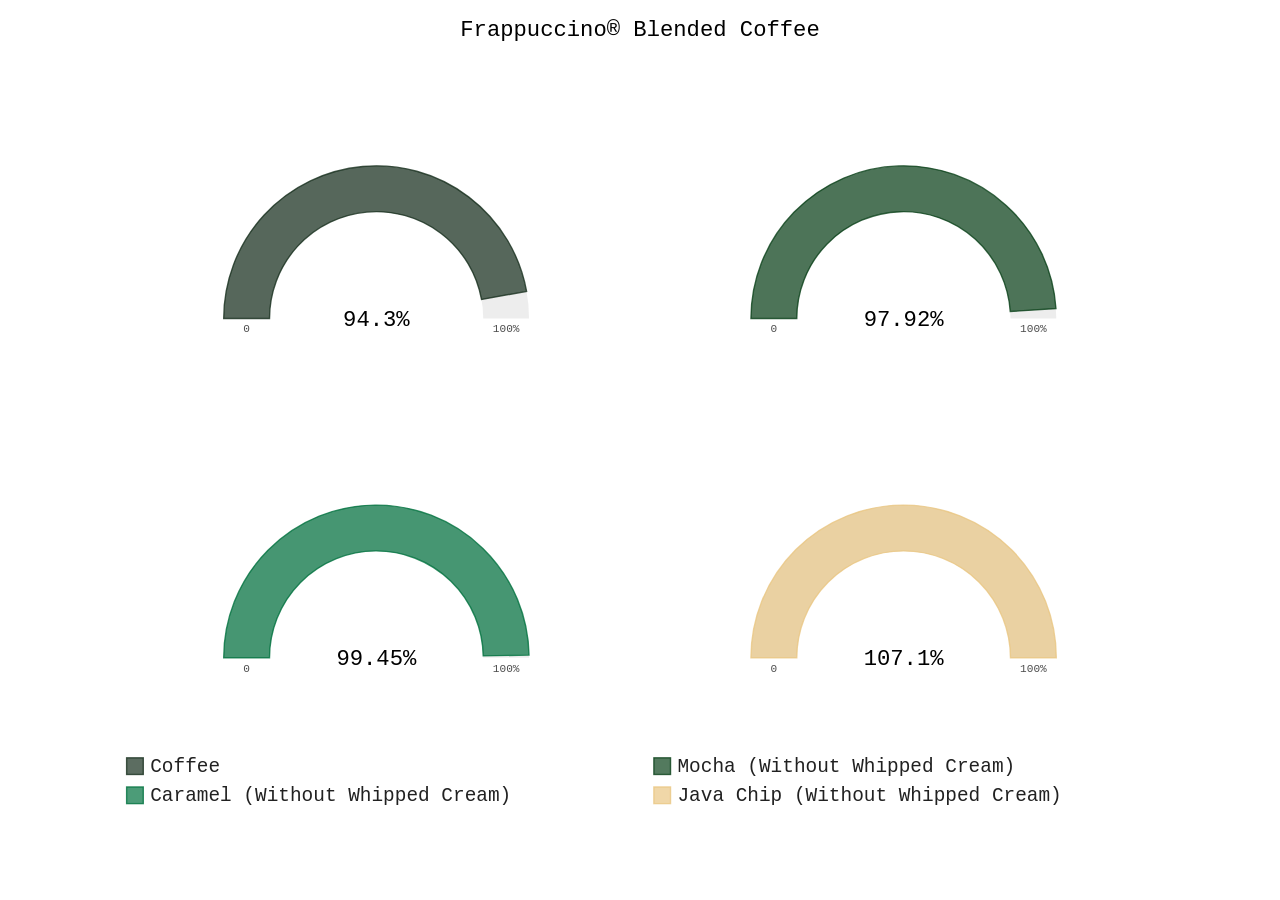
<file: docs/html_graph/Frappuccino® Blended Coffee.html>
<!doctype html>
<html lang="en">
  <head>
    <title>Frappuccino® Blended Coffee</title>
    <!-- Required meta tags -->
    <meta charset="utf-8">
    <meta name="viewport" content="width=device-width, initial-scale=1, shrink-to-fit=no">

    <!-- Bootstrap CSS -->
    <link rel="stylesheet" href="https://maxcdn.bootstrapcdn.com/bootstrap/4.0.0-beta.2/css/bootstrap.min.css" integrity="sha384-PsH8R72JQ3SOdhVi3uxftmaW6Vc51MKb0q5P2rRUpPvrszuE4W1povHYgTpBfshb" crossorigin="anonymous">
  </head>
  <body>
    <div class="container">
      <figure>
          <embed type="image/svg+xml" src="../graph/Frappuccino® Blended Coffee.svg" />
        </figure>
    </div>

    <!-- Optional JavaScript -->
    <!-- jQuery first, then Popper.js, then Bootstrap JS -->
    <script src="https://code.jquery.com/jquery-3.2.1.slim.min.js" integrity="sha384-KJ3o2DKtIkvYIK3UENzmM7KCkRr/rE9/Qpg6aAZGJwFDMVNA/GpGFF93hXpG5KkN" crossorigin="anonymous"></script>
    <script src="https://cdnjs.cloudflare.com/ajax/libs/popper.js/1.12.3/umd/popper.min.js" integrity="sha384-vFJXuSJphROIrBnz7yo7oB41mKfc8JzQZiCq4NCceLEaO4IHwicKwpJf9c9IpFgh" crossorigin="anonymous"></script>
    <script src="https://maxcdn.bootstrapcdn.com/bootstrap/4.0.0-beta.2/js/bootstrap.min.js" integrity="sha384-alpBpkh1PFOepccYVYDB4do5UnbKysX5WZXm3XxPqe5iKTfUKjNkCk9SaVuEZflJ" crossorigin="anonymous"></script>
  </body>
</html>
</file>
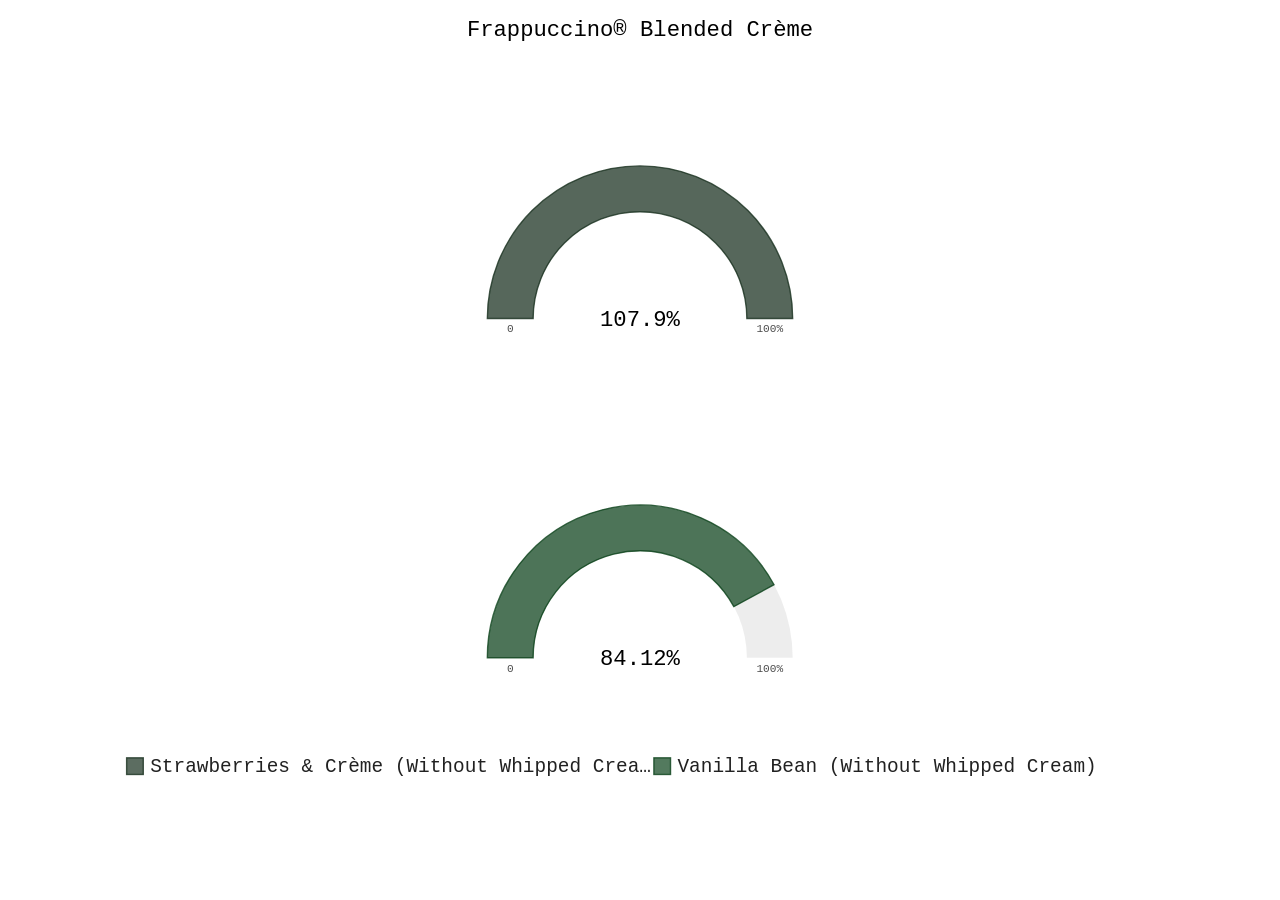
<file: docs/html_graph/Frappuccino® Blended Crème.html>
<!doctype html>
<html lang="en">
  <head>
    <title>Frappuccino® Blended Crème</title>
    <!-- Required meta tags -->
    <meta charset="utf-8">
    <meta name="viewport" content="width=device-width, initial-scale=1, shrink-to-fit=no">

    <!-- Bootstrap CSS -->
    <link rel="stylesheet" href="https://maxcdn.bootstrapcdn.com/bootstrap/4.0.0-beta.2/css/bootstrap.min.css" integrity="sha384-PsH8R72JQ3SOdhVi3uxftmaW6Vc51MKb0q5P2rRUpPvrszuE4W1povHYgTpBfshb" crossorigin="anonymous">
  </head>
  <body>
    <div class="container">
      <figure>
          <embed type="image/svg+xml" src="../graph/Frappuccino® Blended Crème.svg" />
        </figure>
    </div>

    <!-- Optional JavaScript -->
    <!-- jQuery first, then Popper.js, then Bootstrap JS -->
    <script src="https://code.jquery.com/jquery-3.2.1.slim.min.js" integrity="sha384-KJ3o2DKtIkvYIK3UENzmM7KCkRr/rE9/Qpg6aAZGJwFDMVNA/GpGFF93hXpG5KkN" crossorigin="anonymous"></script>
    <script src="https://cdnjs.cloudflare.com/ajax/libs/popper.js/1.12.3/umd/popper.min.js" integrity="sha384-vFJXuSJphROIrBnz7yo7oB41mKfc8JzQZiCq4NCceLEaO4IHwicKwpJf9c9IpFgh" crossorigin="anonymous"></script>
    <script src="https://maxcdn.bootstrapcdn.com/bootstrap/4.0.0-beta.2/js/bootstrap.min.js" integrity="sha384-alpBpkh1PFOepccYVYDB4do5UnbKysX5WZXm3XxPqe5iKTfUKjNkCk9SaVuEZflJ" crossorigin="anonymous"></script>
  </body>
</html>
</file>
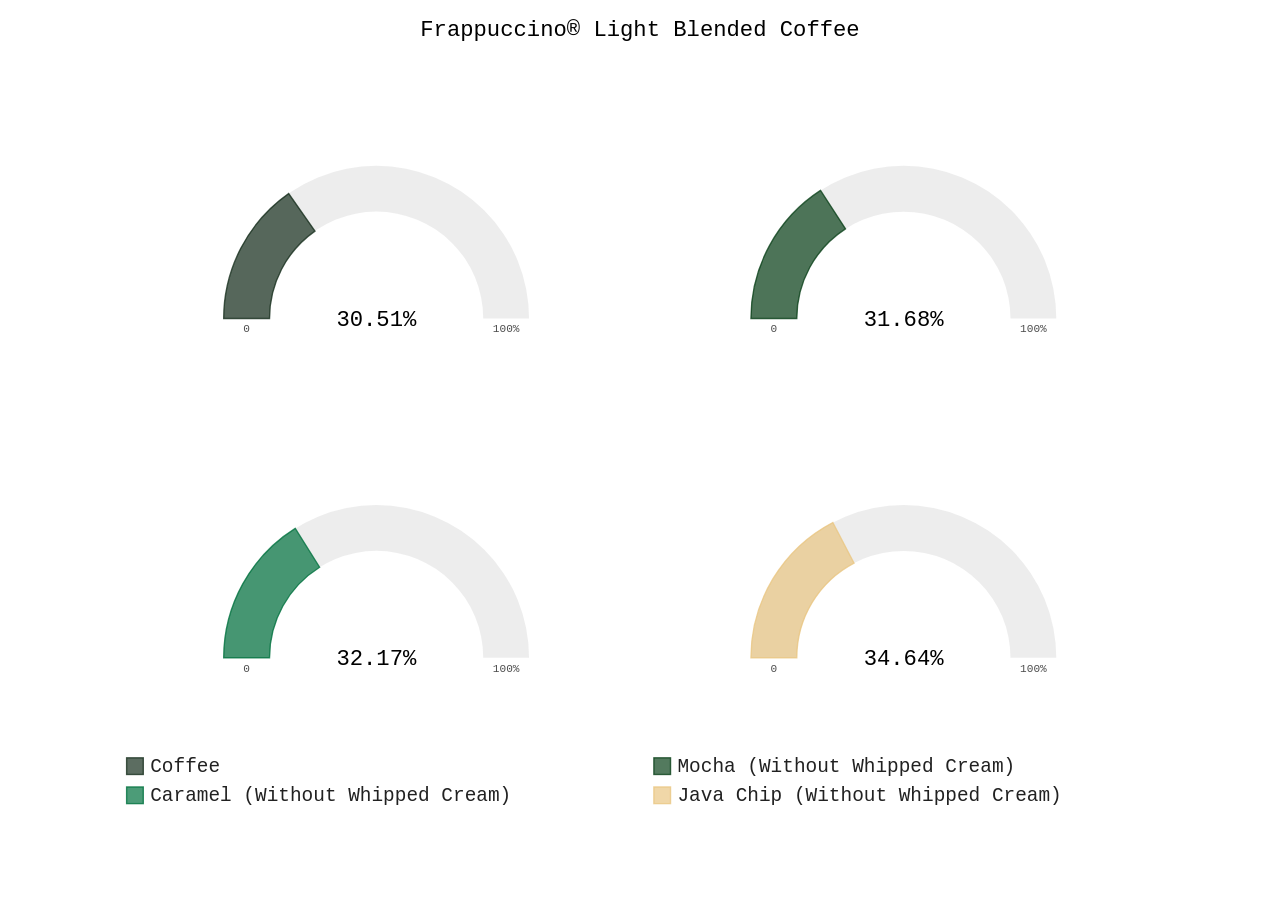
<file: docs/html_graph/Frappuccino® Light Blended Coffee.html>
<!doctype html>
<html lang="en">
  <head>
    <title>Frappuccino® Light Blended Coffee</title>
    <!-- Required meta tags -->
    <meta charset="utf-8">
    <meta name="viewport" content="width=device-width, initial-scale=1, shrink-to-fit=no">

    <!-- Bootstrap CSS -->
    <link rel="stylesheet" href="https://maxcdn.bootstrapcdn.com/bootstrap/4.0.0-beta.2/css/bootstrap.min.css" integrity="sha384-PsH8R72JQ3SOdhVi3uxftmaW6Vc51MKb0q5P2rRUpPvrszuE4W1povHYgTpBfshb" crossorigin="anonymous">
  </head>
  <body>
    <div class="container">
      <figure>
          <embed type="image/svg+xml" src="../graph/Frappuccino® Light Blended Coffee.svg" />
        </figure>
    </div>

    <!-- Optional JavaScript -->
    <!-- jQuery first, then Popper.js, then Bootstrap JS -->
    <script src="https://code.jquery.com/jquery-3.2.1.slim.min.js" integrity="sha384-KJ3o2DKtIkvYIK3UENzmM7KCkRr/rE9/Qpg6aAZGJwFDMVNA/GpGFF93hXpG5KkN" crossorigin="anonymous"></script>
    <script src="https://cdnjs.cloudflare.com/ajax/libs/popper.js/1.12.3/umd/popper.min.js" integrity="sha384-vFJXuSJphROIrBnz7yo7oB41mKfc8JzQZiCq4NCceLEaO4IHwicKwpJf9c9IpFgh" crossorigin="anonymous"></script>
    <script src="https://maxcdn.bootstrapcdn.com/bootstrap/4.0.0-beta.2/js/bootstrap.min.js" integrity="sha384-alpBpkh1PFOepccYVYDB4do5UnbKysX5WZXm3XxPqe5iKTfUKjNkCk9SaVuEZflJ" crossorigin="anonymous"></script>
  </body>
</html>
</file>
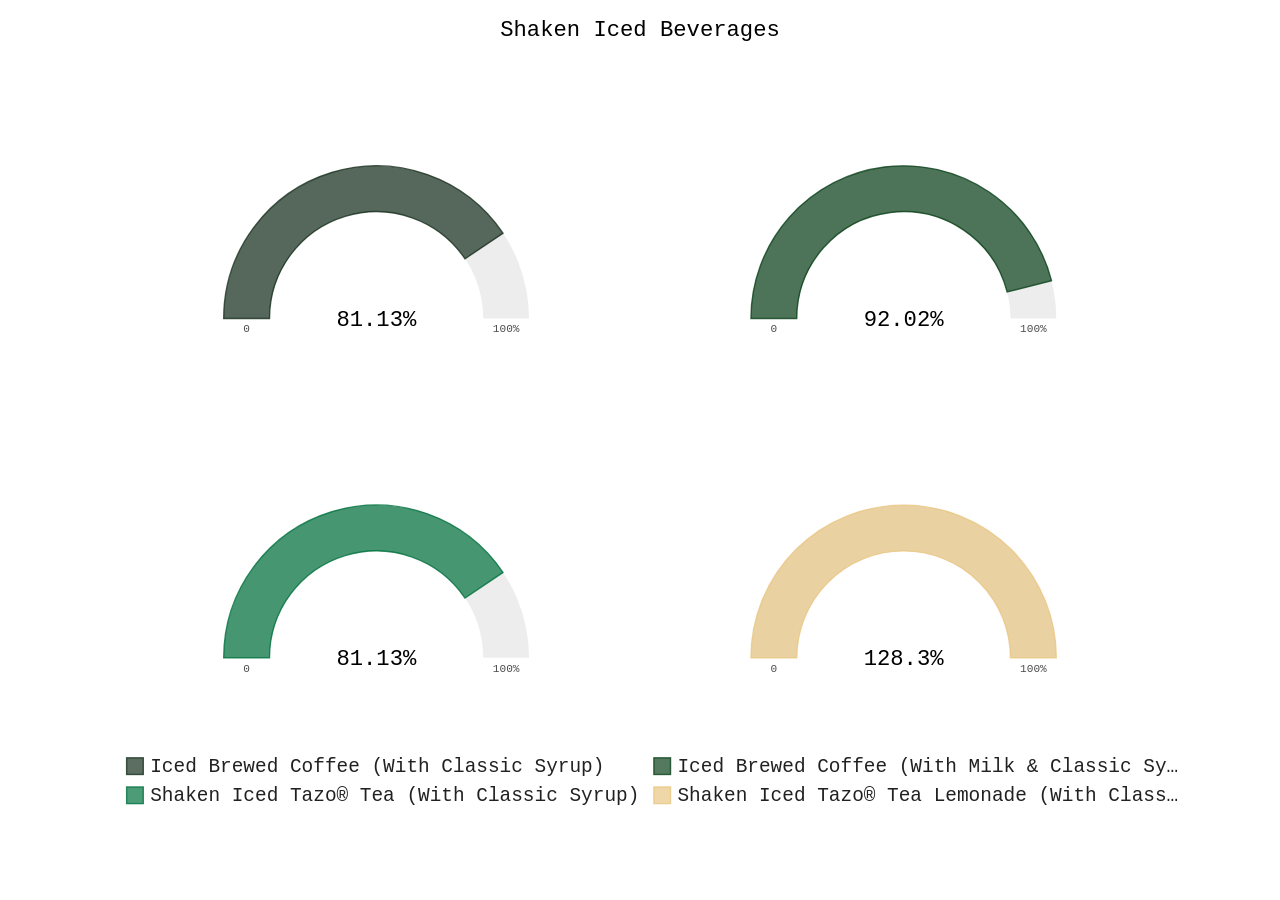
<file: docs/html_graph/Shaken Iced.html>
<!doctype html>
<html lang="en">
  <head>
    <title>Shaken Iced Beverages</title>
    <!-- Required meta tags -->
    <meta charset="utf-8">
    <meta name="viewport" content="width=device-width, initial-scale=1, shrink-to-fit=no">

    <!-- Bootstrap CSS -->
    <link rel="stylesheet" href="https://maxcdn.bootstrapcdn.com/bootstrap/4.0.0-beta.2/css/bootstrap.min.css" integrity="sha384-PsH8R72JQ3SOdhVi3uxftmaW6Vc51MKb0q5P2rRUpPvrszuE4W1povHYgTpBfshb" crossorigin="anonymous">
  </head>
  <body>
    <div class="container">
      <figure>
          <embed type="image/svg+xml" src="../graph/Shaken Iced Beverages.svg" />
        </figure>
    </div>

    <!-- Optional JavaScript -->
    <!-- jQuery first, then Popper.js, then Bootstrap JS -->
    <script src="https://code.jquery.com/jquery-3.2.1.slim.min.js" integrity="sha384-KJ3o2DKtIkvYIK3UENzmM7KCkRr/rE9/Qpg6aAZGJwFDMVNA/GpGFF93hXpG5KkN" crossorigin="anonymous"></script>
    <script src="https://cdnjs.cloudflare.com/ajax/libs/popper.js/1.12.3/umd/popper.min.js" integrity="sha384-vFJXuSJphROIrBnz7yo7oB41mKfc8JzQZiCq4NCceLEaO4IHwicKwpJf9c9IpFgh" crossorigin="anonymous"></script>
    <script src="https://maxcdn.bootstrapcdn.com/bootstrap/4.0.0-beta.2/js/bootstrap.min.js" integrity="sha384-alpBpkh1PFOepccYVYDB4do5UnbKysX5WZXm3XxPqe5iKTfUKjNkCk9SaVuEZflJ" crossorigin="anonymous"></script>
  </body>
</html>
</file>
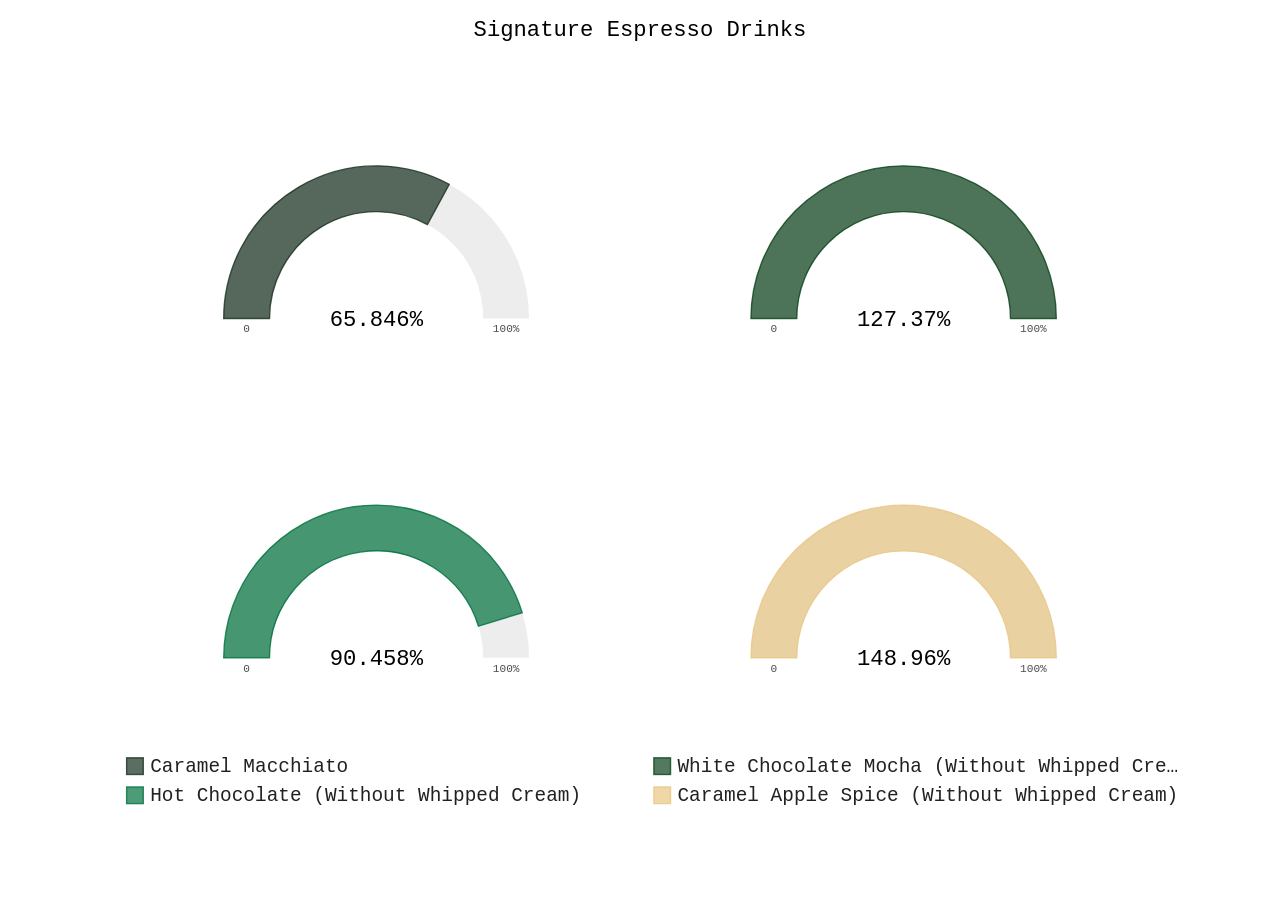
<file: docs/html_graph/Signature Espresso Drinks.html>
<!doctype html>
<html lang="en">
  <head>
    <title>Signature Espresso Drinks</title>
    <!-- Required meta tags -->
    <meta charset="utf-8">
    <meta name="viewport" content="width=device-width, initial-scale=1, shrink-to-fit=no">

    <!-- Bootstrap CSS -->
    <link rel="stylesheet" href="https://maxcdn.bootstrapcdn.com/bootstrap/4.0.0-beta.2/css/bootstrap.min.css" integrity="sha384-PsH8R72JQ3SOdhVi3uxftmaW6Vc51MKb0q5P2rRUpPvrszuE4W1povHYgTpBfshb" crossorigin="anonymous">
  </head>
  <body>
    <div class="container">
      <figure>
          <embed type="image/svg+xml" src="../graph/Signature Espresso Drinks.svg" />
        </figure>
    </div>

    <!-- Optional JavaScript -->
    <!-- jQuery first, then Popper.js, then Bootstrap JS -->
    <script src="https://code.jquery.com/jquery-3.2.1.slim.min.js" integrity="sha384-KJ3o2DKtIkvYIK3UENzmM7KCkRr/rE9/Qpg6aAZGJwFDMVNA/GpGFF93hXpG5KkN" crossorigin="anonymous"></script>
    <script src="https://cdnjs.cloudflare.com/ajax/libs/popper.js/1.12.3/umd/popper.min.js" integrity="sha384-vFJXuSJphROIrBnz7yo7oB41mKfc8JzQZiCq4NCceLEaO4IHwicKwpJf9c9IpFgh" crossorigin="anonymous"></script>
    <script src="https://maxcdn.bootstrapcdn.com/bootstrap/4.0.0-beta.2/js/bootstrap.min.js" integrity="sha384-alpBpkh1PFOepccYVYDB4do5UnbKysX5WZXm3XxPqe5iKTfUKjNkCk9SaVuEZflJ" crossorigin="anonymous"></script>
  </body>
</html>
</file>
<file: docs/css/creative.css>
body,
html {
  width: 100%;
  height: 100%; }

body {
  /*font-family: 'Merriweather', 'Helvetica Neue', Arial, sans-serif;*/
  font-family: 'Work Sans', sans-serif;
}
hr {
  max-width: 50px;
  border-width: 3px;
  border-color: #00723F;
  padding-bottom: 30px; }

hr.light {
  border-color: #FFFFFF; }

a {
  color: #4D4D4D;
  -webkit-transition: all 0.2s;
  -moz-transition: all 0.2s;
  transition: all 0.2s; }
  a:hover {
    color: #00723F; }

h1,
h2,
h3,
h4,
h5,
h6 {
  font-family: 'Open Sans', 'Helvetica Neue', Arial, sans-serif; }

.bg-primary {
  background-color: #00723F !important; }

.bg-dark {
  background-color: #212529 !important; }

.text-faded {
  color: rgba(255, 255, 255, 0.7); }

section {
  padding: 8rem 0; }

.section-heading {
  margin-top: 0; }

::-moz-selection {
  color: #fff;
  background: #212529;
  text-shadow: none; }

::selection {
  color: #fff;
  background: #212529;
  text-shadow: none;
}

img::selection {
  color: #fff;
  background: transparent; }

img::-moz-selection {
  color: #fff;
  background: transparent; }

body {
  -webkit-tap-highlight-color: #212529; }

#mainNav {
  border-bottom: 1px solid rgba(33, 37, 41, 0.1);
  background-color: #fff;
  font-family: 'Open Sans', 'Helvetica Neue', Arial, sans-serif;
  -webkit-transition: all 0.2s;
  -moz-transition: all 0.2s;
  transition: all 0.2s; }
  #mainNav .navbar-brand {
    font-weight: 700;
    text-transform: uppercase;
    color: #00723F;
    font-family: 'Open Sans', 'Helvetica Neue', Arial, sans-serif; }
    #mainNav .navbar-brand:focus, #mainNav .navbar-brand:hover {
      color: #00723F; }
  #mainNav .navbar-nav > li.nav-item > a.nav-link,
  #mainNav .navbar-nav > li.nav-item > a.nav-link:focus {
    font-size: .9rem;
    font-weight: 700;
    text-transform: uppercase;
    color: #212529; }
    #mainNav .navbar-nav > li.nav-item > a.nav-link:hover,
    #mainNav .navbar-nav > li.nav-item > a.nav-link:focus:hover {
      color: #00723F; }
    #mainNav .navbar-nav > li.nav-item > a.nav-link.active,
    #mainNav .navbar-nav > li.nav-item > a.nav-link:focus.active {
      color: #00723F !important;
      background-color: transparent; }
      #mainNav .navbar-nav > li.nav-item > a.nav-link.active:hover,
      #mainNav .navbar-nav > li.nav-item > a.nav-link:focus.active:hover {
        background-color: transparent; }
  @media (min-width: 992px) {
    #mainNav {
      border-color: transparent;
      background-color: transparent; }
      #mainNav .navbar-brand {
        color: #212529; }
        #mainNav .navbar-brand:focus, #mainNav .navbar-brand:hover {
          color: #00723F; }
      #mainNav .navbar-nav > li.nav-item > a.nav-link {
        padding: 0.5rem 1rem; }
      #mainNav .navbar-nav > li.nav-item > a.nav-link,
      #mainNav .navbar-nav > li.nav-item > a.nav-link:focus {
        color: #212529; }
        #mainNav .navbar-nav > li.nav-item > a.nav-link:hover,
        #mainNav .navbar-nav > li.nav-item > a.nav-link:focus:hover {
          color: #00723F; }
      #mainNav.navbar-shrink {
        border-bottom: 1px solid rgba(33, 37, 41, 0.1);
        background-color: #fff; }
        #mainNav.navbar-shrink .navbar-brand {
          color: #00723F; }
          #mainNav.navbar-shrink .navbar-brand:focus, #mainNav.navbar-shrink .navbar-brand:hover {
            color: #00723F; }
        #mainNav.navbar-shrink .navbar-nav > li.nav-item > a.nav-link,
        #mainNav.navbar-shrink .navbar-nav > li.nav-item > a.nav-link:focus {
          color: #212529; }
          #mainNav.navbar-shrink .navbar-nav > li.nav-item > a.nav-link:hover,
          #mainNav.navbar-shrink .navbar-nav > li.nav-item > a.nav-link:focus:hover {
            color: #00723F; } }

header.masthead {
  padding-top: 10rem;
  padding-bottom: calc(10rem - 56px);

  background-image: url("../img/header.jpg");
    height: 100%;
    background-position: center;
/*    background-attachment: fixed;
    background-position: center;
    background-repeat: no-repeat;
    background-size: cover;
  background-position: center center; */  
  
  -webkit-background-size: cover;
  -moz-background-size: cover;
  -o-background-size: cover;
  background-size: cover; }
  header.masthead hr {
    margin-top: 30px;
    margin-bottom: 30px; }
  header.masthead h1 {
    font-size: 2rem; }
  header.masthead p {
    font-weight: 300; }
  @media (min-width: 768px) {
    header.masthead p {
      font-size: 1.15rem; } }
  @media (min-width: 992px) {
    header.masthead {
      min-height: 650px;
      padding-top: 0;
      padding-bottom: 0; }
      header.masthead h1 {
        font-size: 3rem; } }
  @media (min-width: 1200px) {
    header.masthead h1 {
      font-size: 4rem; } }

.parallax { 
    color: white;
    /* The image used */
    background-image: url("../img/header2.jpg");
    /* Full height */
    height: 70%; 

    /* Create the parallax scrolling effect */
    background-attachment: fixed;
    background-position: center;
    background-repeat: no-repeat;
    background-size: cover;
}
.parallax2 { 
    /* The image used */
    background-image: url("../img/ending.png");
    /* Full height */
    height: 100%; 

    /* Create the parallax scrolling effect */
  }
.service-box {
  max-width: 400px; }

.beverages-box {
  position: relative;
  display: block;
  max-width: 650px;
  margin: 0 auto; }
  .beverages-box .beverages-box-caption {
    position: absolute;
    bottom: 0;
    display: block;
    width: 100%;
    height: 100%;
    text-align: center;
    opacity: 0;
    color: #fff;
    background: rgba(0, 114, 63, 0.9);
    -webkit-transition: all 0.2s;
    -moz-transition: all 0.2s;
    transition: all 0.2s; }
    .beverages-box .beverages-box-caption .beverages-box-caption-content {
      position: absolute;
      top: 50%;
      width: 100%;
      transform: translateY(-50%);
      text-align: center; }
      .beverages-box .beverages-box-caption .beverages-box-caption-content .project-category,
      .beverages-box .beverages-box-caption .beverages-box-caption-content .project-name {
        padding: 0 15px;
        font-family: 'Open Sans', 'Helvetica Neue', Arial, sans-serif; }
      .beverages-box .beverages-box-caption .beverages-box-caption-content .project-category {
        font-size: 14px;
        font-weight: 600;
        text-transform: uppercase; }
      .beverages-box .beverages-box-caption .beverages-box-caption-content .project-name {
        font-size: 18px; }
  .beverages-box:hover .beverages-box-caption {
    opacity: 1; }
  .beverages-box:focus {
    outline: none; }
  @media (min-width: 768px) {
    .beverages-box .beverages-box-caption .beverages-box-caption-content .project-category {
      font-size: 16px; }
    .beverages-box .beverages-box-caption .beverages-box-caption-content .project-name {
      font-size: 22px; } }

.text-primary {
  color: #00723F !important; }

.btn {
  font-weight: 700;
  text-transform: uppercase;
  border: none;
  border-radius: 300px;
  font-family: 'Open Sans', 'Helvetica Neue', Arial, sans-serif; }

.btn-xl {
  padding: 1rem 2rem; }

.btn-primary {
  background-color: #00723F;
  border-color: #00723F; }
  .btn-primary:hover, .btn-primary:focus, .btn-primary:active {
    color: #fff;
    background-color: #00af61; }
  .btn-primary:active, .btn-primary:focus {
    box-shadow: 0 0 0 0.2rem ##00af61 !important; }


.sugar_graph{
  margin-bottom: 150px;
}


.memberss{
  padding: 100px;
  background-color: #f8f9fa!important;
}
.memberss .text-center{
  padding-bottom: 30px;
}

.memberss .col-sm-4{
  text-align: center;
  margin: 10px 0 0;
  padding-top: 1.5rem;


}
.memberss #each:hover{
  background-color: white;
  transition: .5s;
  box-shadow: 5px 5px 10px rgba(0, 0, 0, 0.2);
}

.memberss ul{
  padding: 0;
}

.memberss p{
  font-size: 130%;
}
</file>
